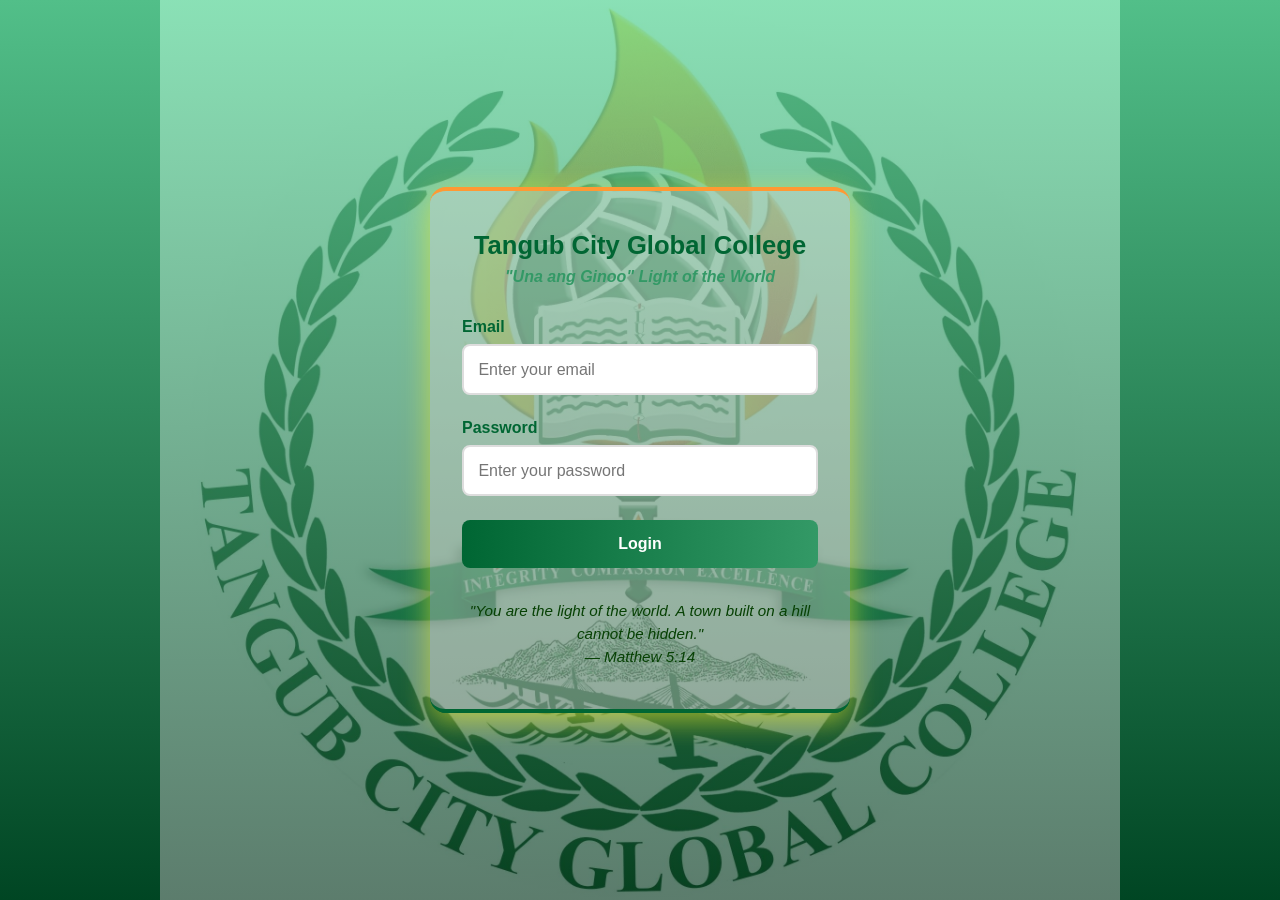
<file: index.html>
<!DOCTYPE html>
<html lang="en">
<head>
  <meta charset="UTF-8">
  <meta name="viewport" content="width=device-width, initial-scale=1.0">
  <title>Login | Tangub City Global College</title>
  <link rel="stylesheet" href="style.css">
</head>
<body>
  <div class="login-wrapper">
    <div class="login-card">
      <h1>Tangub City Global College</h1>
      <p class="motto">"Una ang Ginoo" Light of the World</p>

      <form id="loginForm">
        <div class="form-group">
          <label for="email">Email</label>
          <input type="email" id="email" name="email" required placeholder="Enter your email">
        </div>

        <div class="form-group">
          <label for="password">Password</label>
          <input type="password" id="password" name="password" required placeholder="Enter your password">
        </div>

        <button type="submit" class="btn">Login</button>
      </form>

      <p id="errorMsg" class="error-msg"></p>

      <p class="verse">
        "You are the light of the world. A town built on a hill cannot be hidden."<br>
        — Matthew 5:14
      </p>
    </div>
  </div>

  <script>
    // You can change these credentials anytime
    const VALID_EMAIL = "jaylo@antoque.com";
    const VALID_PASSWORD = "12345";

    const form = document.getElementById("loginForm");
    const errorMsg = document.getElementById("errorMsg");

    form.addEventListener("submit", function(e) {
      e.preventDefault();

      const enteredEmail = document.getElementById("email").value.trim();
      const enteredPass = document.getElementById("password").value;

      if (enteredEmail === VALID_EMAIL && enteredPass === VALID_PASSWORD) {
        window.location.href = "home.html";
      } else {
        errorMsg.textContent = "❌ Invalid email or password. Please try again.";
        errorMsg.style.display = "block";
      }
    });
  </script>
</body>
</html>
</file>
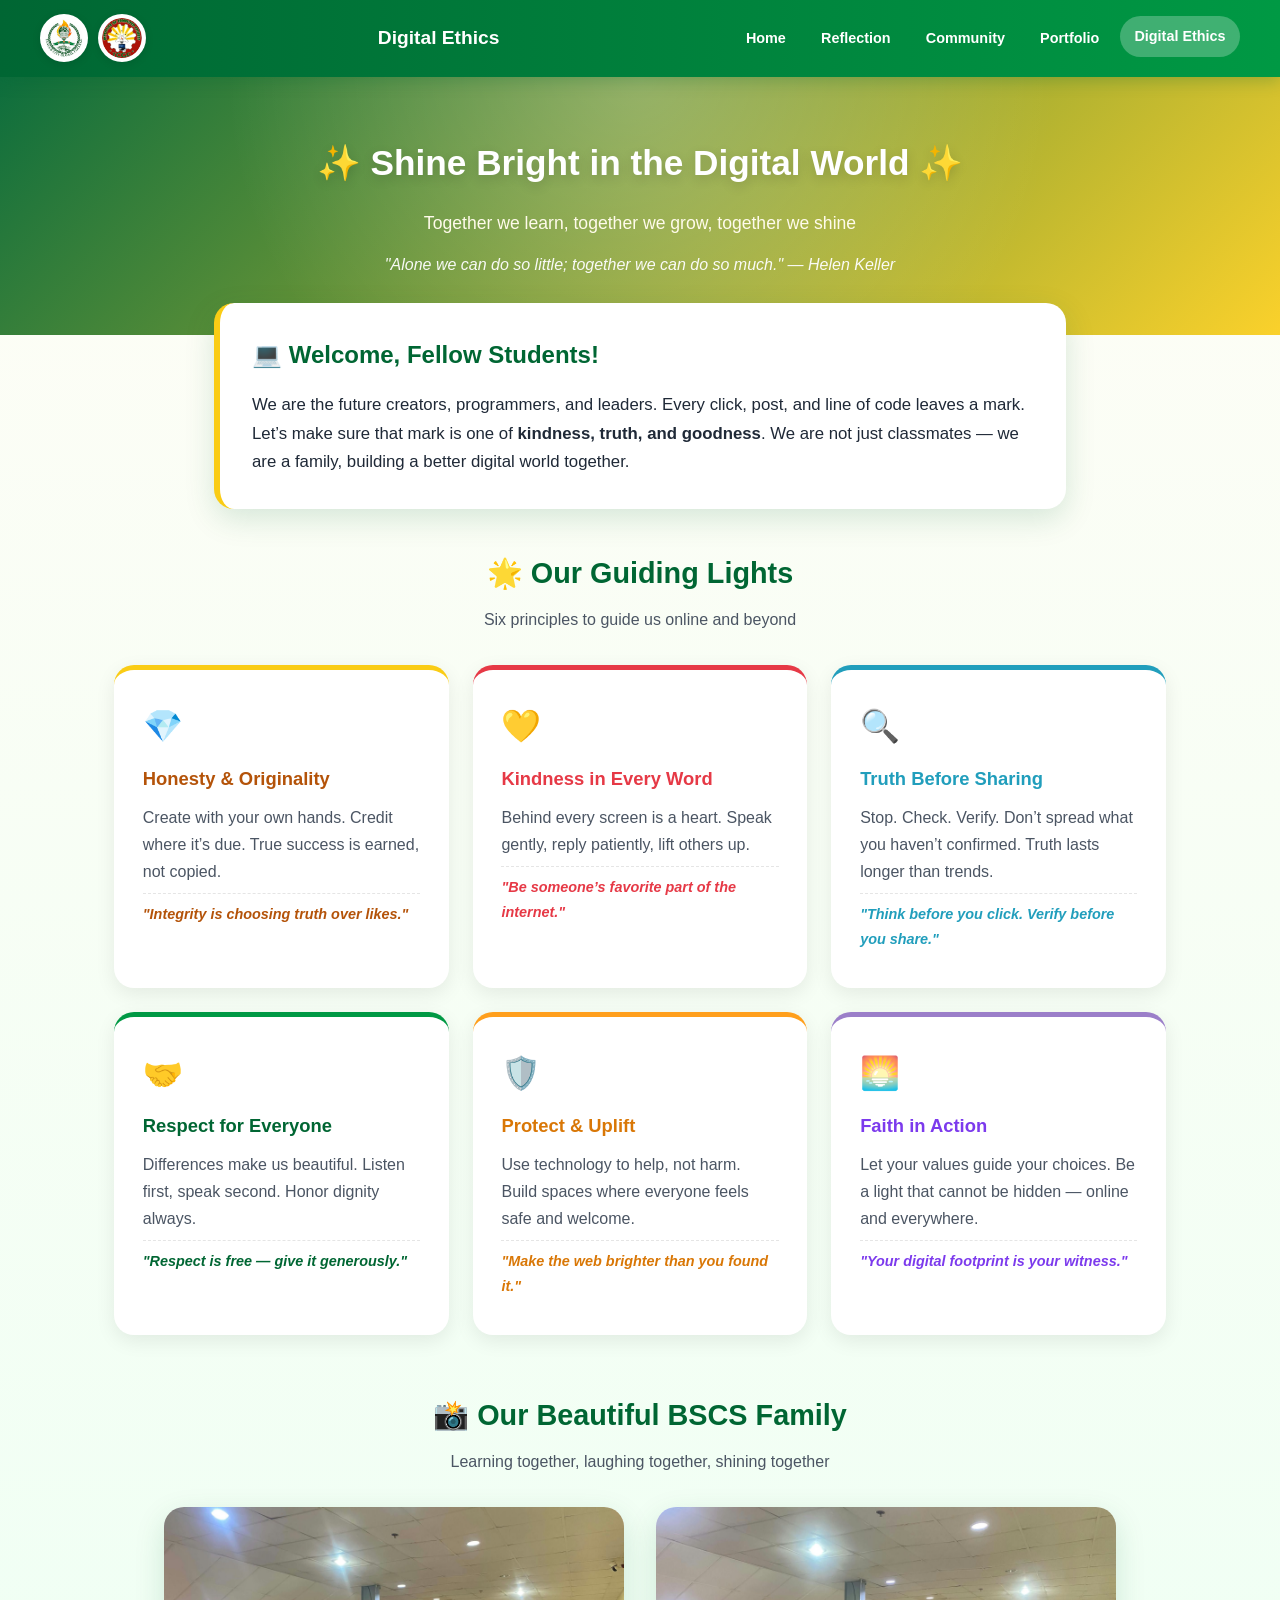
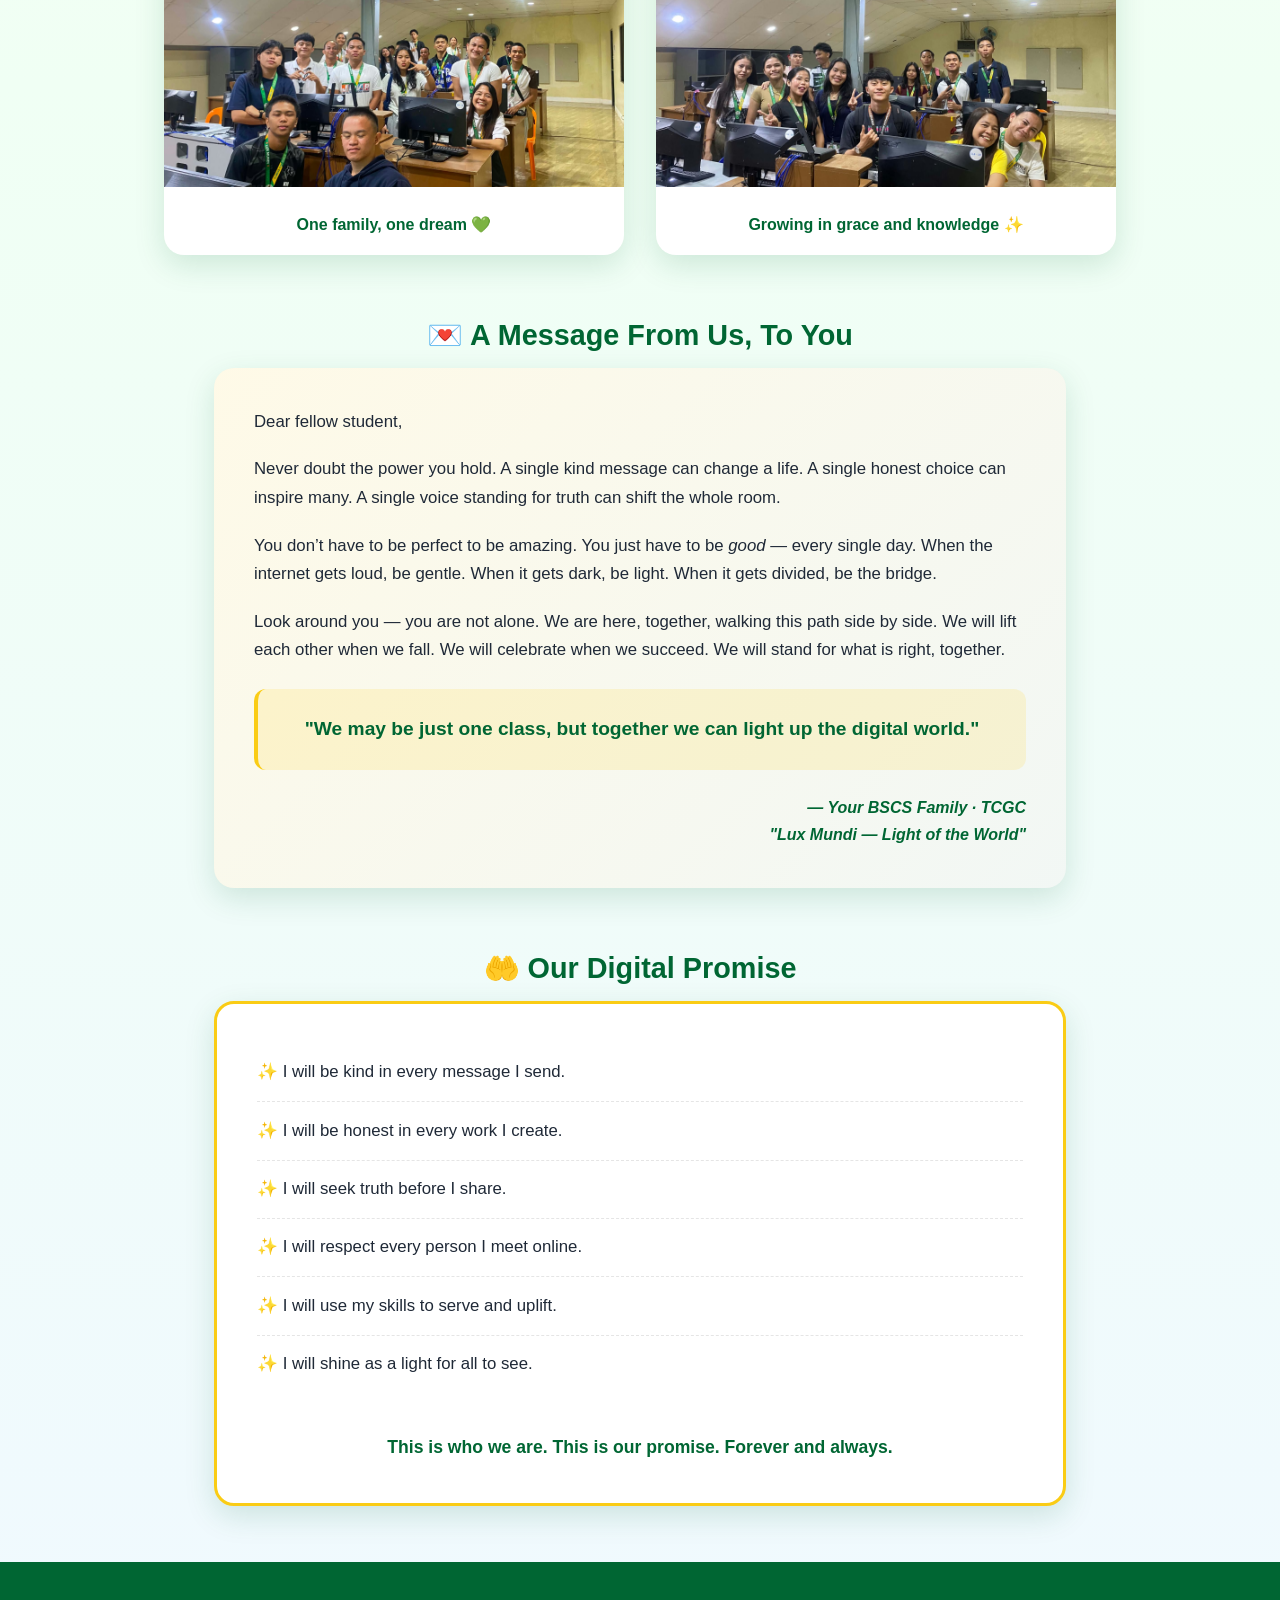
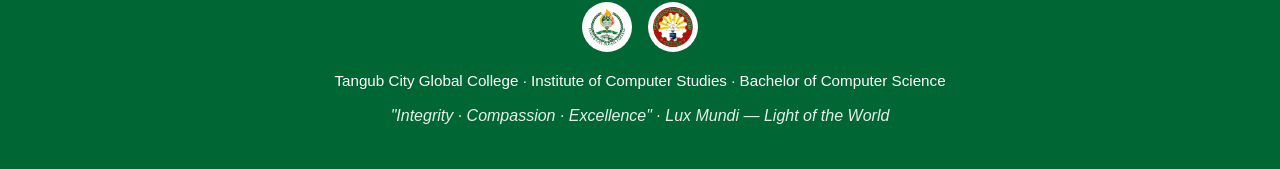
<file: ethics.html>
<!DOCTYPE html>
<html lang="en">
<head>
  <meta charset="UTF-8">
  <meta name="viewport" content="width=device-width, initial-scale=1.0">
  <title>Digital Ethics · Shining Together</title>
  <link rel="stylesheet" href="style-ethics.css">
</head>
<body>

  <!-- Top Navigation -->
  <header class="top-nav">
    <div class="nav-container">
      <div class="logo-wrap">
        <img src="tc.jpg" alt="Tangub City Global College" class="site-logo">
        <img src="bscs.jpg" alt="Institute of Computer Studies" class="site-logo">
      </div>
      <h1 class="page-title">Digital Ethics</h1>
      <nav class="nav-links">
        <a href="home.html">Home</a>
        <a href="reflection.html">Reflection</a>
        <a href="service.html">Community</a>
        <a href="portfolio.html">Portfolio</a>
        <a href="ethics.html" class="active">Digital Ethics</a>
        
      </nav>
    </div>
  </header>

  <main>
    <!-- Hero Section -->
    <section class="hero">
      <div class="hero-gradient"></div>
      <div class="hero-content">
        <h2 class="hero-heading">✨ Shine Bright in the Digital World ✨</h2>
        <p class="hero-tagline">Together we learn, together we grow, together we shine</p>
        <p class="hero-quote">"Alone we can do so little; together we can do so much." — Helen Keller</p>
      </div>
    </section>

    <!-- Welcome -->
    <section class="welcome-section">
      <div class="welcome-card">
        <h3 class="welcome-title">💻 Welcome, Fellow Students!</h3>
        <p class="welcome-text">
          We are the future creators, programmers, and leaders. Every click, post, and line of code leaves a mark. Let’s make sure that mark is one of <strong>kindness, truth, and goodness</strong>. We are not just classmates — we are a family, building a better digital world together.
        </p>
      </div>
    </section>

    <!-- Core Values -->
    <section class="values-section">
      <h3 class="section-title">🌟 Our Guiding Lights</h3>
      <p class="section-subtitle">Six principles to guide us online and beyond</p>

      <div class="values-grid">
        <div class="value-card v-1">
          <span class="v-icon">💎</span>
          <h4>Honesty & Originality</h4>
          <p>Create with your own hands. Credit where it’s due. True success is earned, not copied.</p>
          <p class="v-saying">"Integrity is choosing truth over likes."</p>
        </div>

        <div class="value-card v-2">
          <span class="v-icon">💛</span>
          <h4>Kindness in Every Word</h4>
          <p>Behind every screen is a heart. Speak gently, reply patiently, lift others up.</p>
          <p class="v-saying">"Be someone’s favorite part of the internet."</p>
        </div>

        <div class="value-card v-3">
          <span class="v-icon">🔍</span>
          <h4>Truth Before Sharing</h4>
          <p>Stop. Check. Verify. Don’t spread what you haven’t confirmed. Truth lasts longer than trends.</p>
          <p class="v-saying">"Think before you click. Verify before you share."</p>
        </div>

        <div class="value-card v-4">
          <span class="v-icon">🤝</span>
          <h4>Respect for Everyone</h4>
          <p>Differences make us beautiful. Listen first, speak second. Honor dignity always.</p>
          <p class="v-saying">"Respect is free — give it generously."</p>
        </div>

        <div class="value-card v-5">
          <span class="v-icon">🛡️</span>
          <h4>Protect & Uplift</h4>
          <p>Use technology to help, not harm. Build spaces where everyone feels safe and welcome.</p>
          <p class="v-saying">"Make the web brighter than you found it."</p>
        </div>

        <div class="value-card v-6">
          <span class="v-icon">🌅</span>
          <h4>Faith in Action</h4>
          <p>Let your values guide your choices. Be a light that cannot be hidden — online and everywhere.</p>
          <p class="v-saying">"Your digital footprint is your witness."</p>
        </div>
      </div>
    </section>

    <!-- Class Gallery -->
    <section class="gallery-section">
      <h3 class="section-title">📸 Our Beautiful BSCS Family</h3>
      <p class="section-subtitle">Learning together, laughing together, shining together</p>

      <div class="gallery-grid">
        <div class="gallery-card">
          <img src="ja.jpeg" alt="BSCS Classmates">
          <p class="caption">One family, one dream 💚</p>
        </div>
        <div class="gallery-card">
          <img src="jana.jpeg" alt="BSCS Section 32">
          <p class="caption">Growing in grace and knowledge ✨</p>
        </div>
      </div>
    </section>

    <!-- Inspirational Message -->
    <section class="message-section">
      <h3 class="section-title">💌 A Message From Us, To You</h3>
      <div class="message-card">
        <p class="message-text">
          Dear fellow student,
        </p>
        <p class="message-text">
          Never doubt the power you hold. A single kind message can change a life. A single honest choice can inspire many. A single voice standing for truth can shift the whole room.
        </p>
        <p class="message-text">
          You don’t have to be perfect to be amazing. You just have to be <em>good</em> — every single day. When the internet gets loud, be gentle. When it gets dark, be light. When it gets divided, be the bridge.
        </p>
        <p class="message-text">
          Look around you — you are not alone. We are here, together, walking this path side by side. We will lift each other when we fall. We will celebrate when we succeed. We will stand for what is right, together.
        </p>
        <p class="message-highlight">
          "We may be just one class, but together we can light up the digital world."
        </p>
        <p class="message-sign">
          — Your BSCS Family · TCGC<br>
          "Lux Mundi — Light of the World"
        </p>
      </div>
    </section>

    <!-- Our Pledge -->
    <section class="pledge-section">
      <h3 class="section-title">🤲 Our Digital Promise</h3>
      <div class="pledge-card">
        <ul class="pledge-list">
          <li>✨ I will be kind in every message I send.</li>
          <li>✨ I will be honest in every work I create.</li>
          <li>✨ I will seek truth before I share.</li>
          <li>✨ I will respect every person I meet online.</li>
          <li>✨ I will use my skills to serve and uplift.</li>
          <li>✨ I will shine as a light for all to see.</li>
        </ul>
        <p class="pledge-ending">
          This is who we are. This is our promise. Forever and always.
        </p>
      </div>
    </section>
  </main>

  <!-- Footer -->
  <footer class="page-footer">
    <div class="footer-logos">
      <img src="tc.jpg" alt="TCGC" class="f-logo">
      <img src="bscs.jpg" alt="ICS" class="f-logo">
    </div>
    <p class="footer-text">
      Tangub City Global College · Institute of Computer Studies · Bachelor of Computer Science
    </p>
    <p class="footer-motto">
      "Integrity · Compassion · Excellence" · Lux Mundi — Light of the World
    </p>
  </footer>

</body>
</html>
</file>
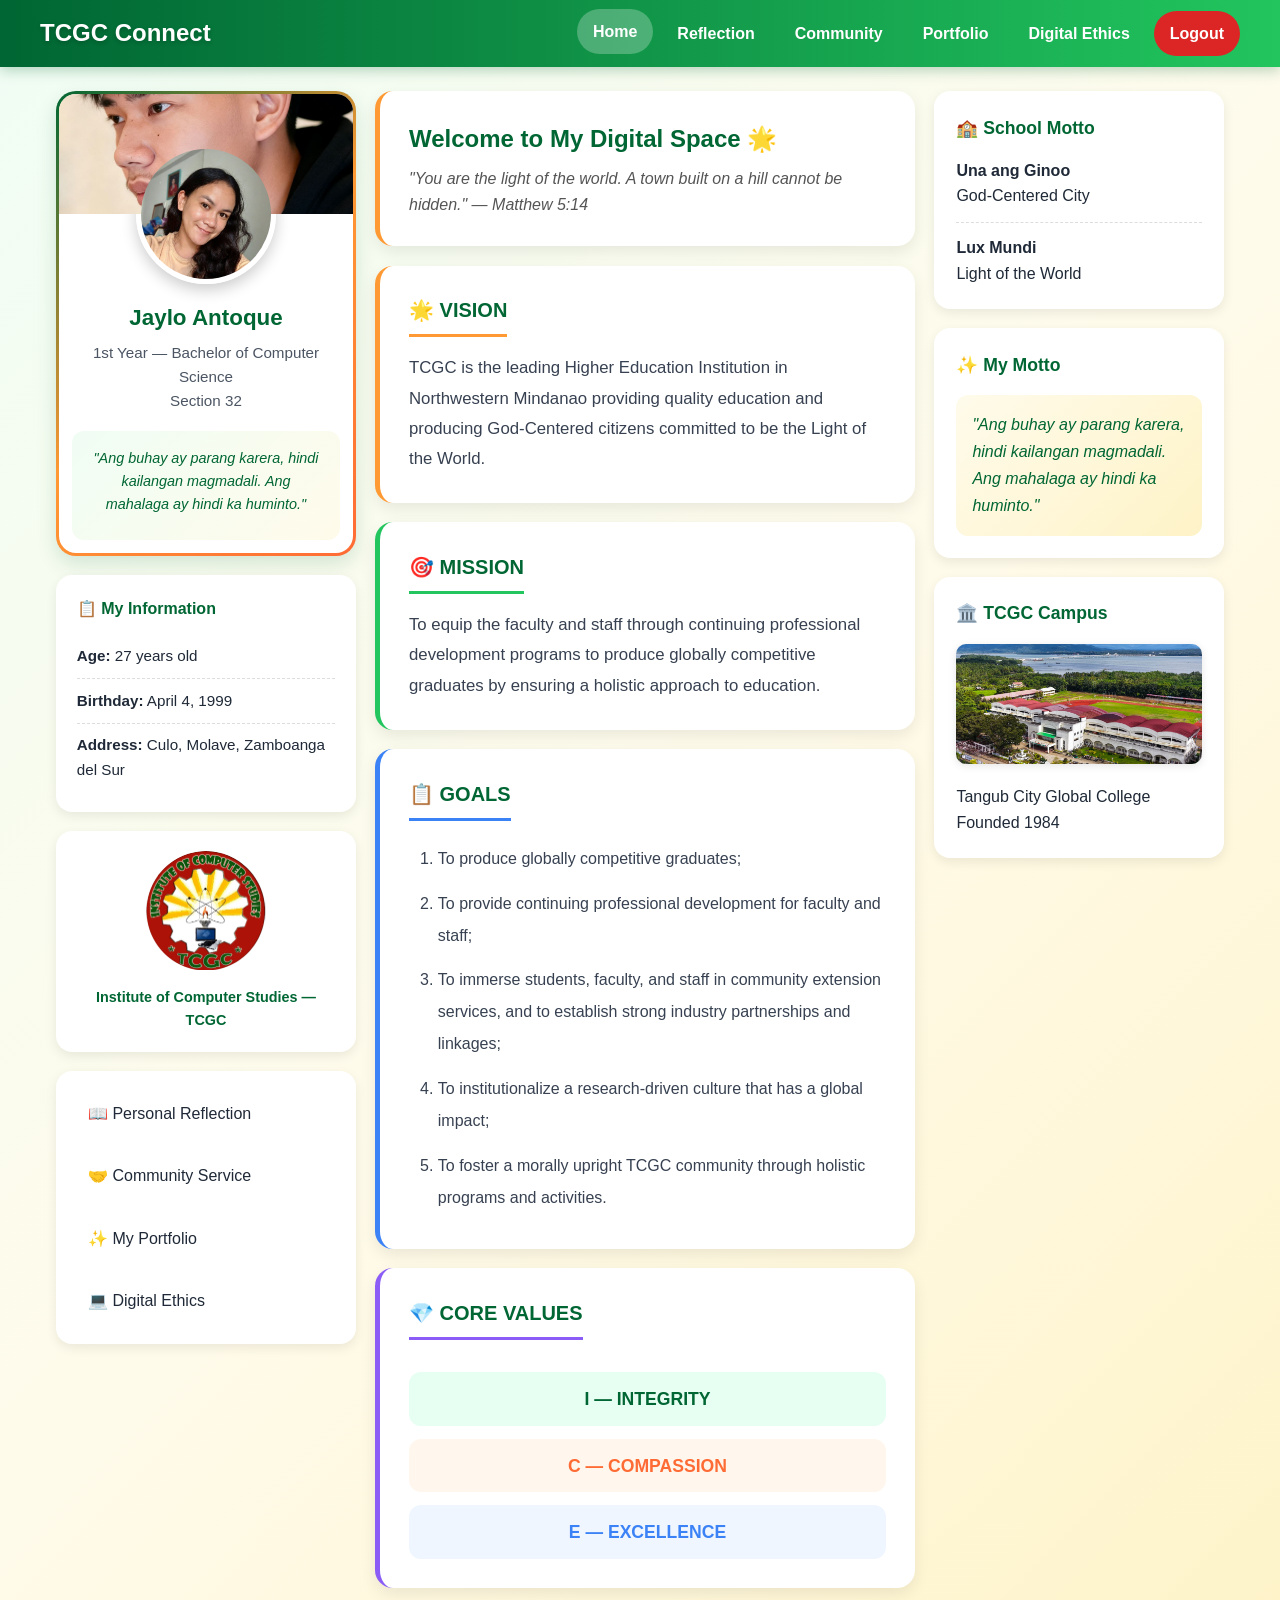
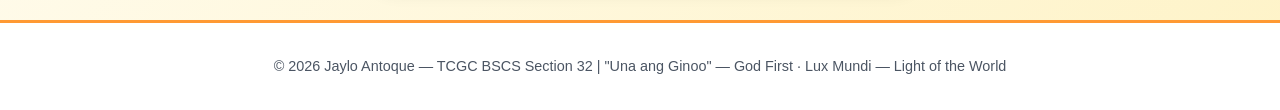
<file: home.html>
<!DOCTYPE html>
<html lang="en">
<head>
  <meta charset="UTF-8">
  <meta name="viewport" content="width=device-width, initial-scale=1.0">
  <title>Jaylo Antoque — TCGC Home</title>
  <link rel="stylesheet" href="home-style.css">
</head>
<body>
  <!-- Top Navigation -->
  <header class="top-nav">
    <div class="nav-container">
      <h1 class="logo">TCGC Connect</h1>
      <nav class="nav-links">
        <a href="home.html" class="active">Home</a>
        <a href="reflection.html">Reflection</a>
        <a href="service.html">Community</a>
        <a href="portfolio.html">Portfolio</a>
        <a href="ethics.html">Digital Ethics</a>
        <a href="index.html" class="logout-btn">Logout</a>
      </nav>
    </div>
  </header>

  <main class="main-container">
    <!-- Left Sidebar — Personal Profile -->
    <aside class="sidebar-left">
      <div class="profile-card">
        <div class="cover-photo">
          <img src="angelo.jpeg" alt="TCGC Campus" class="cover-img">
        </div>
        <img src="jaylo.jpg" alt="Jaylo Antoque" class="profile-pic">
        <h2 class="profile-name">Jaylo Antoque</h2>
        <p class="profile-course">1st Year — Bachelor of Computer Science<br>Section 32</p>
        <p class="profile-motto">"Ang buhay ay parang karera, hindi kailangan magmadali. Ang mahalaga ay hindi ka huminto."</p>
      </div>

      <div class="personal-info-card">
        <h3>📋 My Information</h3>
        <ul>
          <li><strong>Age:</strong> 27 years old</li>
          <li><strong>Birthday:</strong> April 4, 1999</li>
          <li><strong>Address:</strong> Culo, Molave, Zamboanga del Sur</li>
        </ul>
      </div>

      <div class="ics-card">
        <img src="bscs.jpg" alt="Institute of Computer Studies" class="ics-logo">
        <p class="ics-text">Institute of Computer Studies — TCGC</p>
      </div>

      <nav class="quick-menu">
        <a href="reflection.html" class="menu-item">📖 Personal Reflection</a>
        <a href="service.html" class="menu-item">🤝 Community Service</a>
        <a href="portfolio.html" class="menu-item">✨ My Portfolio</a>
        <a href="ethics.html" class="menu-item">💻 Digital Ethics</a>
      </nav>
    </aside>

    <!-- Center Feed — Vision, Mission, Goals -->
    <section class="feed">
      <div class="post-card welcome-banner">
        <h3 class="greeting">Welcome to My Digital Space 🌟</h3>
        <p class="verse-quote">"You are the light of the world. A town built on a hill cannot be hidden." — Matthew 5:14</p>
      </div>

      <div class="post-card vision-card">
        <h3 class="section-heading">🌟 VISION</h3>
        <p class="content-text">TCGC is the leading Higher Education Institution in Northwestern Mindanao providing quality education and producing God-Centered citizens committed to be the Light of the World.</p>
      </div>

      <div class="post-card mission-card">
        <h3 class="section-heading">🎯 MISSION</h3>
        <p class="content-text">To equip the faculty and staff through continuing professional development programs to produce globally competitive graduates by ensuring a holistic approach to education.</p>
      </div>

      <div class="post-card goals-card">
        <h3 class="section-heading">📋 GOALS</h3>
        <ol class="goals-list">
          <li>To produce globally competitive graduates;</li>
          <li>To provide continuing professional development for faculty and staff;</li>
          <li>To immerse students, faculty, and staff in community extension services, and to establish strong industry partnerships and linkages;</li>
          <li>To institutionalize a research-driven culture that has a global impact;</li>
          <li>To foster a morally upright TCGC community through holistic programs and activities.</li>
        </ol>
      </div>

      <div class="post-card values-card">
        <h3 class="section-heading">💎 CORE VALUES</h3>
        <div class="values-display">
          <span class="value-i">I — INTEGRITY</span>
          <span class="value-c">C — COMPASSION</span>
          <span class="value-e">E — EXCELLENCE</span>
        </div>
      </div>
    </section>

    <!-- Right Sidebar -->
    <aside class="sidebar-right">
      <div class="info-card motto-card">
        <h3>🏫 School Motto</h3>
        <p class="motto-line"><strong>Una ang Ginoo</strong><br>God-Centered City</p>
        <p class="motto-line"><strong>Lux Mundi</strong><br>Light of the World</p>
      </div>

      <div class="info-card personal-motto-card">
        <h3>✨ My Motto</h3>
        <p class="personal-motto-text">"Ang buhay ay parang karera, hindi kailangan magmadali. Ang mahalaga ay hindi ka huminto."</p>
      </div>

      <div class="info-card campus-card">
        <h3>🏛️ TCGC Campus</h3>
        <img src="tcgc.jpg" alt="TCGC Campus View" class="campus-thumb">
        <p>Tangub City Global College<br>Founded 1984</p>
      </div>
    </aside>
  </main>

  <footer class="page-footer">
    <p>&copy; 2026 Jaylo Antoque — TCGC BSCS Section 32 | "Una ang Ginoo" — God First · Lux Mundi — Light of the World</p>
  </footer>
</body>
</html>
</file>
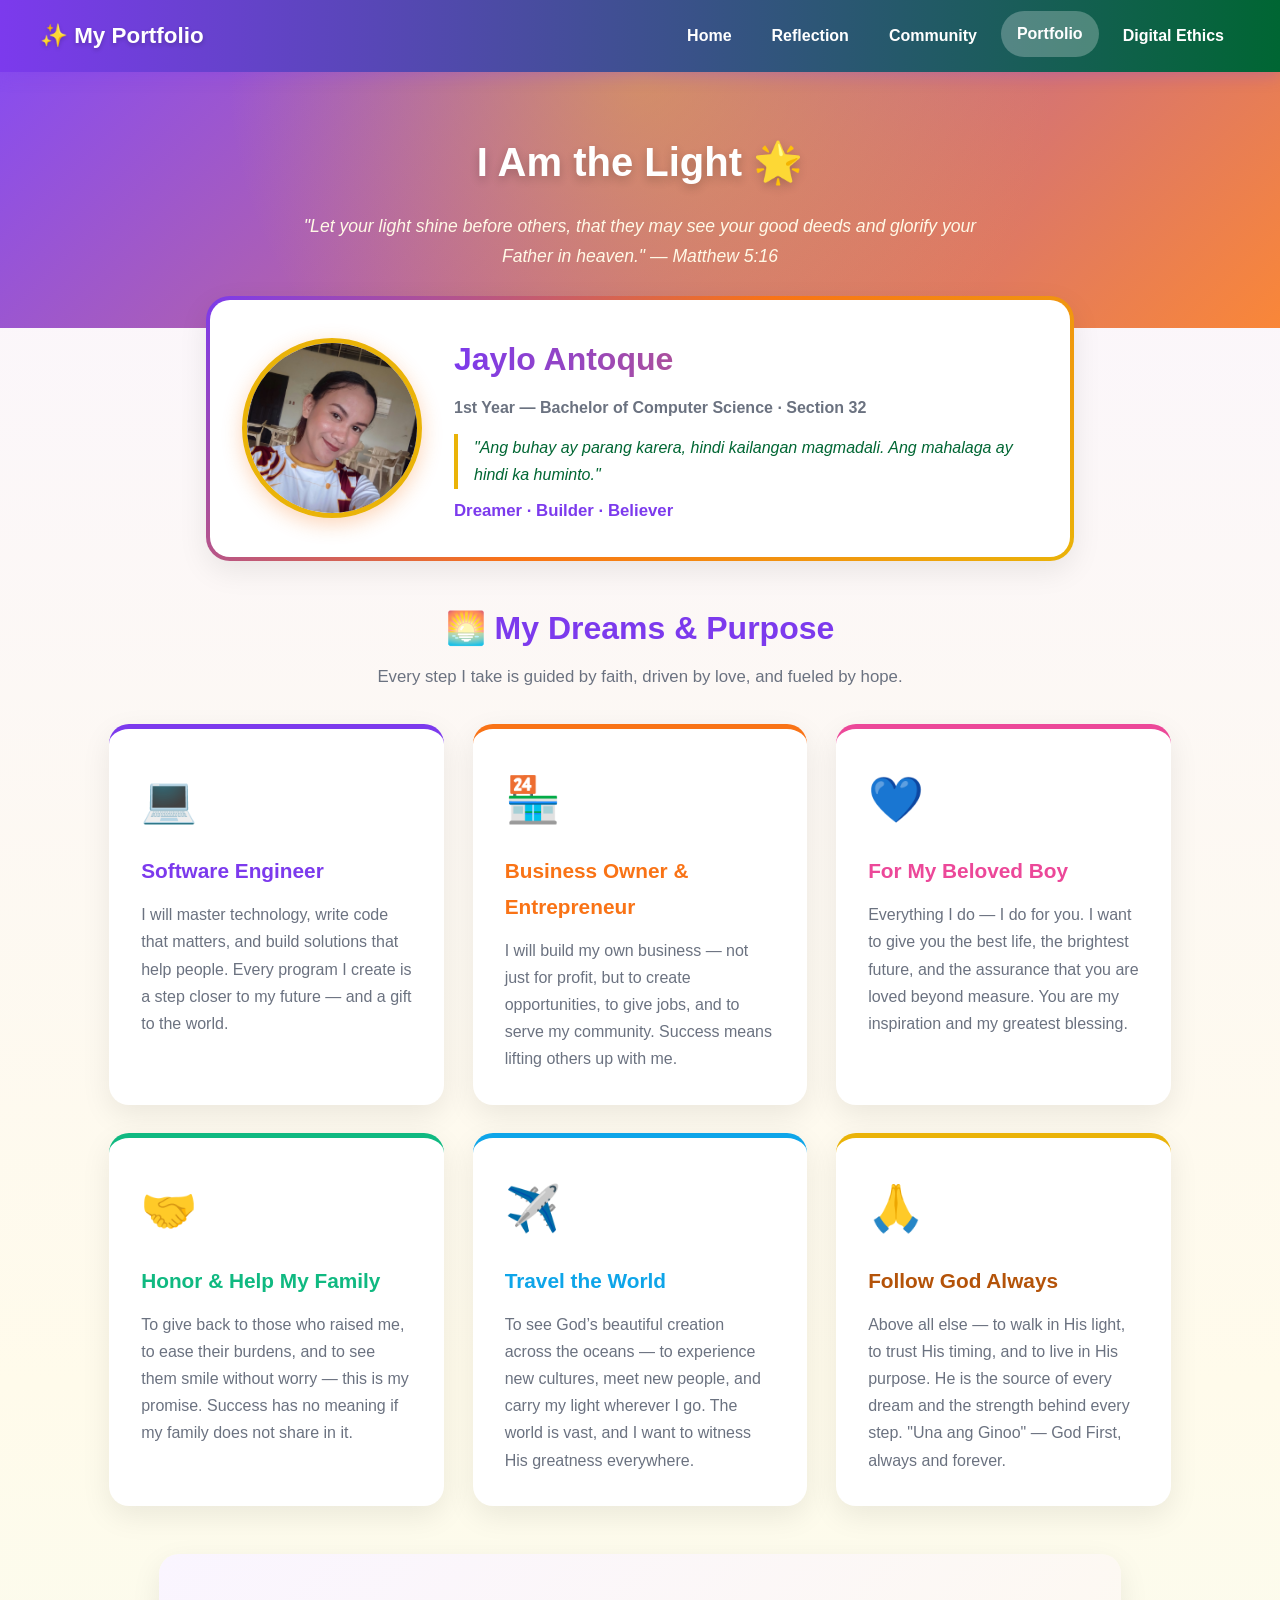
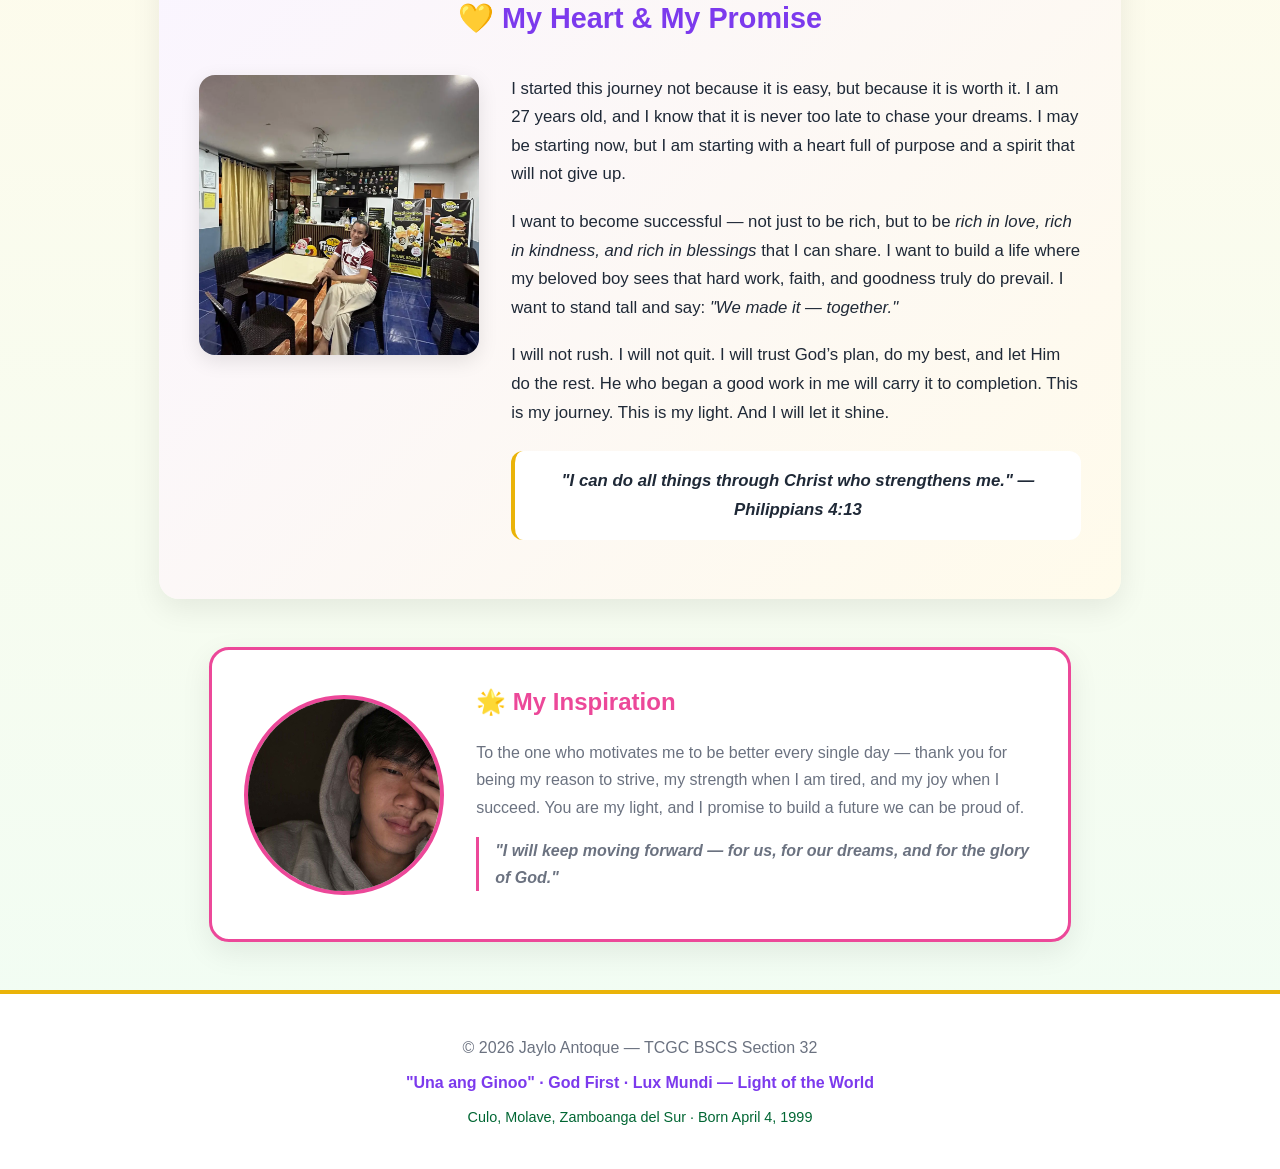
<file: portfolio.html>
<!DOCTYPE html>
<html lang="en">
<head>
  <meta charset="UTF-8">
  <meta name="viewport" content="width=device-width, initial-scale=1.0">
  <title>My Portfolio — Light of the World</title>
  <link rel="stylesheet" href="style-portfolio.css">
</head>
<body>
  <!-- Top Navigation -->
  <header class="top-nav">
    <div class="nav-container">
      <h1 class="logo">✨ My Portfolio</h1>
      <nav class="nav-links">
        <a href="home.html">Home</a>
        <a href="reflection.html">Reflection</a>
        <a href="service.html">Community</a>
        <a href="portfolio.html" class="active">Portfolio</a>
        <a href="ethics.html">Digital Ethics</a>
      
      </nav>
    </div>
  </header>

  <main class="main-content">
    <!-- Hero Section -->
    <section class="hero-section">
      <div class="hero-glow"></div>
      <div class="hero-content">
        <h1 class="hero-title">I Am the Light 🌟</h1>
        <p class="hero-subtitle">"Let your light shine before others, that they may see your good deeds and glorify your Father in heaven." — Matthew 5:16</p>
      </div>
    </section>

    <!-- Profile Intro -->
    <section class="intro-section">
      <div class="intro-card">
        <img src="i.jpeg" alt="Jaylo Antoque" class="profile-photo">
        <div class="intro-text">
          <h2>Jaylo Antoque</h2>
          <p class="course">1st Year — Bachelor of Computer Science · Section 32</p>
          <p class="motto">"Ang buhay ay parang karera, hindi kailangan magmadali. Ang mahalaga ay hindi ka huminto."</p>
          <p class="tagline">Dreamer · Builder · Believer</p>
        </div>
      </div>
    </section>

    <!-- Dreams & Goals -->
    <section class="goals-section">
      <h2 class="section-heading">🌅 My Dreams & Purpose</h2>
      <p class="section-intro">Every step I take is guided by faith, driven by love, and fueled by hope.</p>

      <div class="goals-grid">
        <!-- Goal 1: Software Engineer -->
        <div class="goal-card card-purple">
          <div class="goal-icon">💻</div>
          <h3>Software Engineer</h3>
          <p>I will master technology, write code that matters, and build solutions that help people. Every program I create is a step closer to my future — and a gift to the world.</p>
        </div>

        <!-- Goal 2: Entrepreneur / Business Owner -->
        <div class="goal-card card-orange">
          <div class="goal-icon">🏪</div>
          <h3>Business Owner & Entrepreneur</h3>
          <p>I will build my own business — not just for profit, but to create opportunities, to give jobs, and to serve my community. Success means lifting others up with me.</p>
        </div>

        <!-- Goal 3: For My Beloved Boy -->
        <div class="goal-card card-pink">
          <div class="goal-icon">💙</div>
          <h3>For My Beloved Boy</h3>
          <p>Everything I do — I do for you. I want to give you the best life, the brightest future, and the assurance that you are loved beyond measure. You are my inspiration and my greatest blessing.</p>
        </div>

        <!-- Goal 4: Help My Family -->
        <div class="goal-card card-green">
          <div class="goal-icon">🤝</div>
          <h3>Honor & Help My Family</h3>
          <p>To give back to those who raised me, to ease their burdens, and to see them smile without worry — this is my promise. Success has no meaning if my family does not share in it.</p>
        </div>

        <!-- Goal 5: Travel Abroad -->
        <div class="goal-card card-blue">
          <div class="goal-icon">✈️</div>
          <h3>Travel the World</h3>
          <p>To see God’s beautiful creation across the oceans — to experience new cultures, meet new people, and carry my light wherever I go. The world is vast, and I want to witness His greatness everywhere.</p>
        </div>

        <!-- Goal 6: Follow God's Path -->
        <div class="goal-card card-gold">
          <div class="goal-icon">🙏</div>
          <h3>Follow God Always</h3>
          <p>Above all else — to walk in His light, to trust His timing, and to live in His purpose. He is the source of every dream and the strength behind every step. "Una ang Ginoo" — God First, always and forever.</p>
        </div>
      </div>
    </section>

    <!-- Personal Story & Promise -->
    <section class="story-section">
      <div class="story-card">
        <h2 class="story-title">💛 My Heart & My Promise</h2>
        <div class="story-content">
          <img src="jiana.webp" alt="With Loved Ones" class="story-img">
          <div class="story-text">
            <p>
              I started this journey not because it is easy, but because it is worth it. I am 27 years old, and I know that it is never too late to chase your dreams. I may be starting now, but I am starting with a heart full of purpose and a spirit that will not give up.
            </p>
            <p>
              I want to become successful — not just to be rich, but to be <em>rich in love, rich in kindness, and rich in blessings</em> that I can share. I want to build a life where my beloved boy sees that hard work, faith, and goodness truly do prevail. I want to stand tall and say: <em>"We made it — together."</em>
            </p>
            <p>
              I will not rush. I will not quit. I will trust God’s plan, do my best, and let Him do the rest. He who began a good work in me will carry it to completion. This is my journey. This is my light. And I will let it shine.
            </p>
            <p class="closing-faith">
              "I can do all things through Christ who strengthens me." — Philippians 4:13
            </p>
          </div>
        </div>
      </div>
    </section>

    <!-- Inspiration from Someone Special -->
    <section class="inspiration-section">
      <div class="inspiration-card">
        <img src="love.jpeg" alt="My Inspiration" class="inspiration-img">
        <div class="inspiration-text">
          <h3>🌟 My Inspiration</h3>
          <p>To the one who motivates me to be better every single day — thank you for being my reason to strive, my strength when I am tired, and my joy when I succeed. You are my light, and I promise to build a future we can be proud of.</p>
          <p class="quote">"I will keep moving forward — for us, for our dreams, and for the glory of God."</p>
        </div>
      </div>
    </section>

    <!-- Footer -->
    <footer class="page-footer">
      <p>&copy; 2026 Jaylo Antoque — TCGC BSCS Section 32</p>
      <p class="footer-motto">"Una ang Ginoo" · God First · Lux Mundi — Light of the World</p>
      <p class="footer-faith">Culo, Molave, Zamboanga del Sur · Born April 4, 1999</p>
    </footer>
  </main>
</body>
</html>
</file>
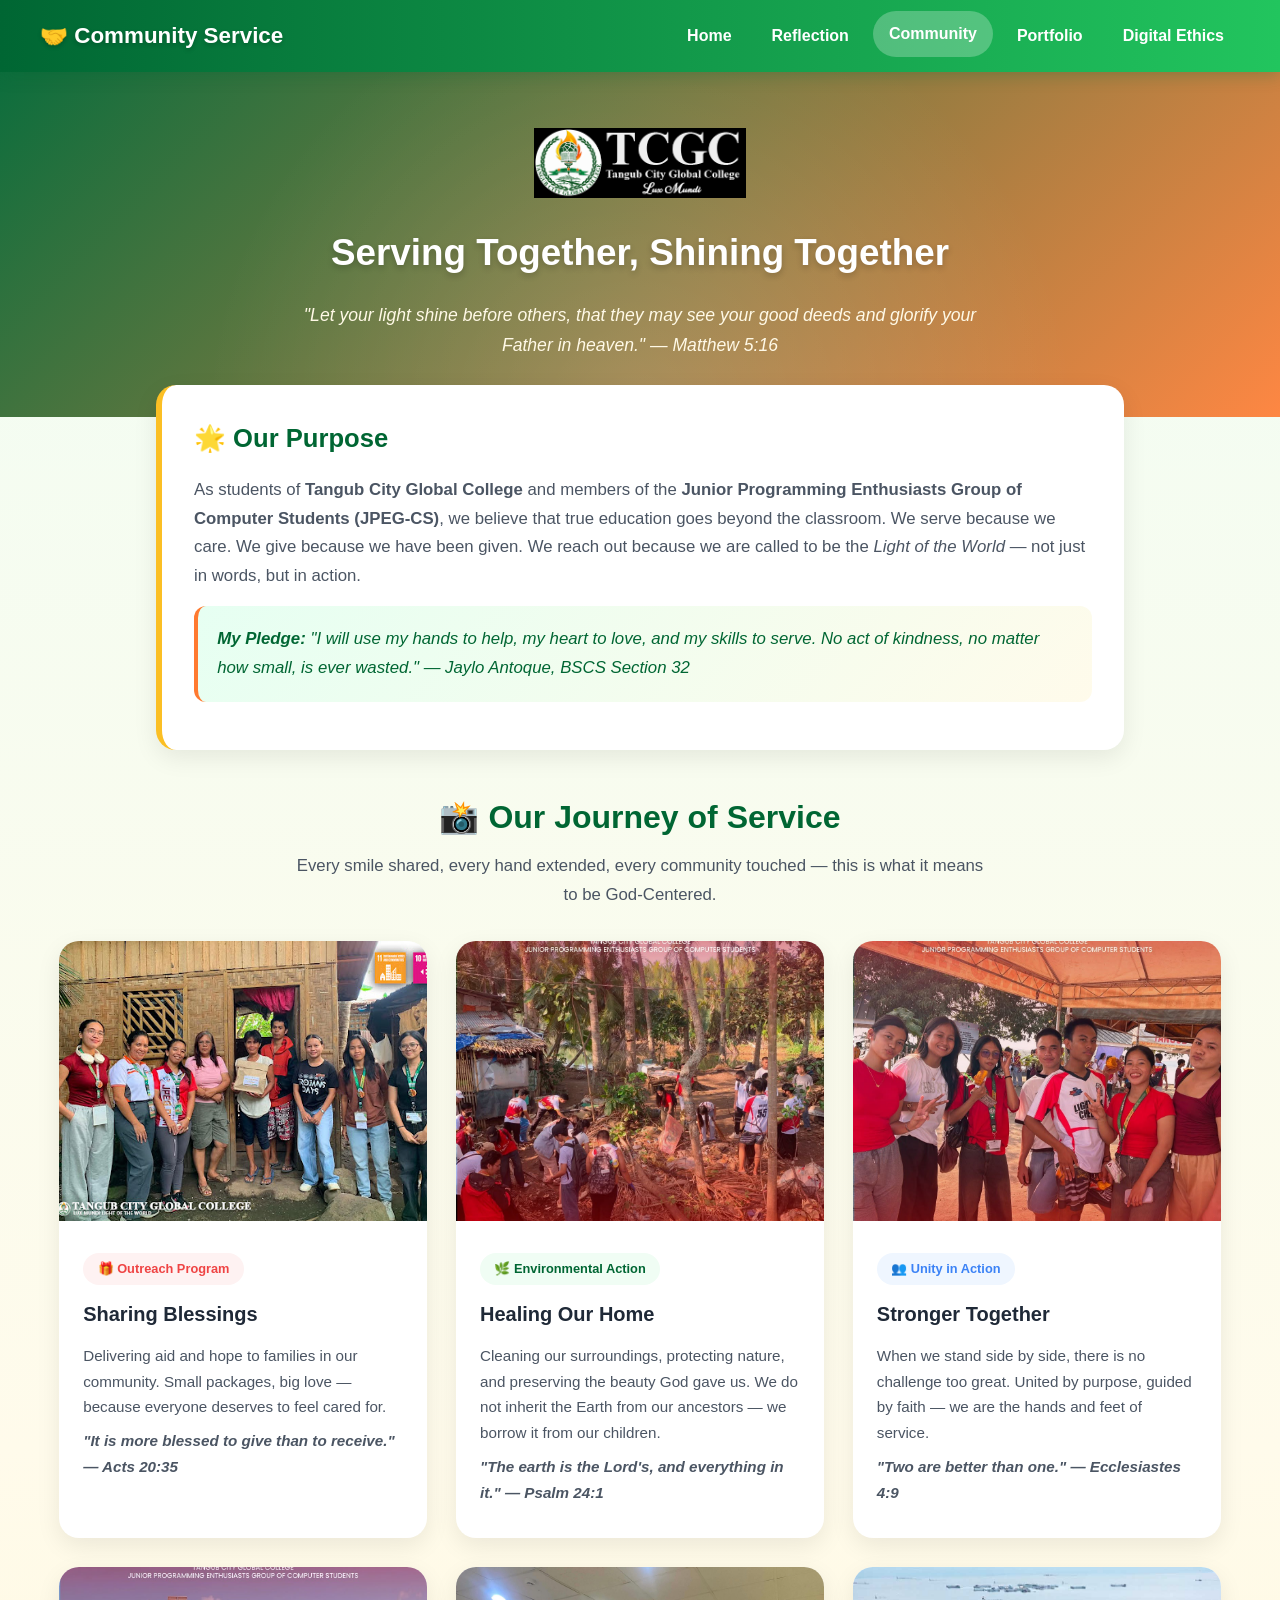
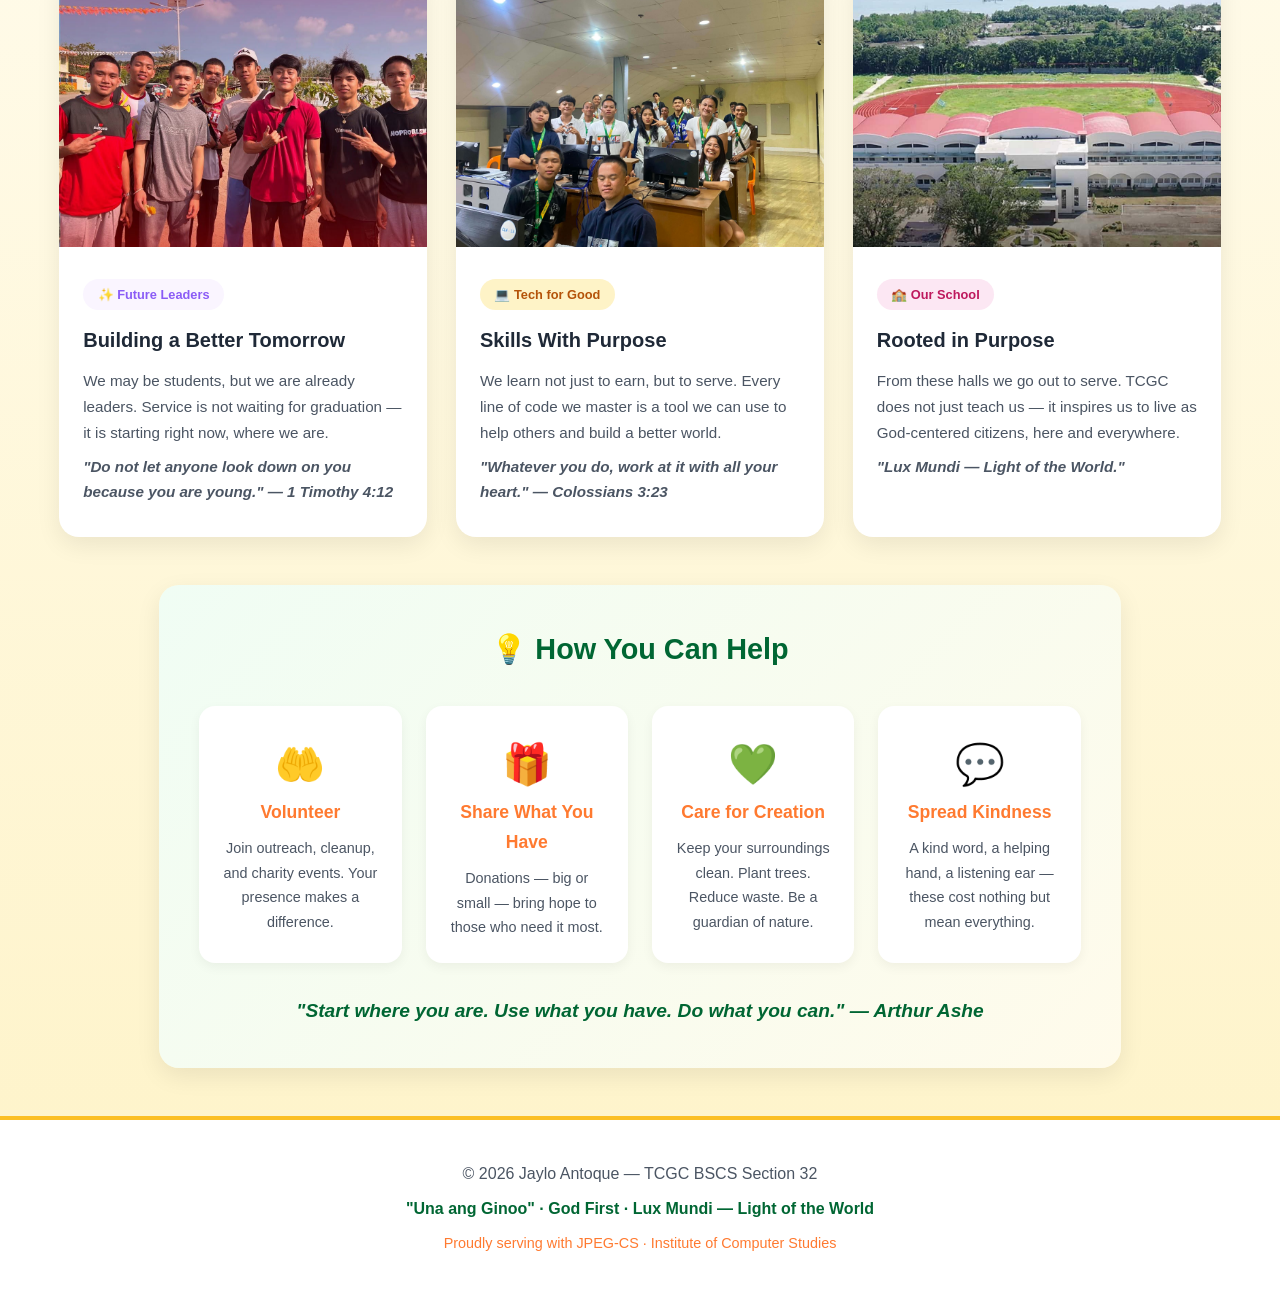
<file: service.html>
<!DOCTYPE html>
<html lang="en">
<head>
  <meta charset="UTF-8">
  <meta name="viewport" content="width=device-width, initial-scale=1.0">
  <title>Community Service | Jaylo Antoque</title>
  <link rel="stylesheet" href="style-service.css">
</head>
<body>
  <!-- Top Navigation -->
  <header class="top-nav">
    <div class="nav-container">
      <h1 class="logo">🤝 Community Service</h1>
      <nav class="nav-links">
        <a href="home.html">Home</a>
        <a href="reflection.html">Reflection</a>
        <a href="service.html" class="active">Community</a>
        <a href="portfolio.html">Portfolio</a>
        <a href="ethics.html">Digital Ethics</a>
      
      </nav>
    </div>
  </header>

  <main class="main-content">
    <!-- Hero Section -->
    <section class="hero-section">
      <div class="hero-overlay"></div>
      <div class="hero-content">
        <img src="l.png" alt="TCGC — Lux Mundi" class="tcgc-badge">
        <h1 class="hero-title">Serving Together, Shining Together</h1>
        <p class="hero-subtitle">"Let your light shine before others, that they may see your good deeds and glorify your Father in heaven." — Matthew 5:16</p>
      </div>
    </section>

    <!-- Mission Statement -->
    <section class="mission-banner">
      <div class="banner-card">
        <h2>🌟 Our Purpose</h2>
        <p>
          As students of <strong>Tangub City Global College</strong> and members of the <strong>Junior Programming Enthusiasts Group of Computer Students (JPEG-CS)</strong>, we believe that true education goes beyond the classroom. We serve because we care. We give because we have been given. We reach out because we are called to be the <em>Light of the World</em> — not just in words, but in action.
        </p>
        <p class="personal-pledge">
          <strong>My Pledge:</strong> "I will use my hands to help, my heart to love, and my skills to serve. No act of kindness, no matter how small, is ever wasted." — Jaylo Antoque, BSCS Section 32
        </p>
      </div>
    </section>

    <!-- Photo Gallery — Instagram Style -->
    <section class="gallery-section">
      <h2 class="section-heading">📸 Our Journey of Service</h2>
      <p class="section-subtitle">Every smile shared, every hand extended, every community touched — this is what it means to be God-Centered.</p>
      
      <div class="gallery-grid">
        <!-- Card 1: Gift Giving / Outreach -->
        <div class="gallery-card">
          <img src="a.jpg" alt="Gift Giving & Community Outreach" class="gallery-img">
          <div class="card-body">
            <span class="tag outreach-tag">🎁 Outreach Program</span>
            <h3>Sharing Blessings</h3>
            <p>Delivering aid and hope to families in our community. Small packages, big love — because everyone deserves to feel cared for.</p>
            <p class="caption">"It is more blessed to give than to receive." — Acts 20:35</p>
          </div>
        </div>

        <!-- Card 2: Cleanup / Environmental -->
        <div class="gallery-card">
          <img src="d.jpg" alt="Coastal & Community Cleanup Drive" class="gallery-img">
          <div class="card-body">
            <span class="tag env-tag">🌿 Environmental Action</span>
            <h3>Healing Our Home</h3>
            <p>Cleaning our surroundings, protecting nature, and preserving the beauty God gave us. We do not inherit the Earth from our ancestors — we borrow it from our children.</p>
            <p class="caption">"The earth is the Lord's, and everything in it." — Psalm 24:1</p>
          </div>
        </div>

        <!-- Card 3: Students Together -->
        <div class="gallery-card">
          <img src="b.jpg" alt="JPEG-CS Students United" class="gallery-img">
          <div class="card-body">
            <span class="tag community-tag">👥 Unity in Action</span>
            <h3>Stronger Together</h3>
            <p>When we stand side by side, there is no challenge too great. United by purpose, guided by faith — we are the hands and feet of service.</p>
            <p class="caption">"Two are better than one." — Ecclesiastes 4:9</p>
          </div>
        </div>

        <!-- Card 4: Young Men of Service -->
        <div class="gallery-card">
          <img src="c.jpg" alt="Students Committed to Serve" class="gallery-img">
          <div class="card-body">
            <span class="tag future-tag">✨ Future Leaders</span>
            <h3>Building a Better Tomorrow</h3>
            <p>We may be students, but we are already leaders. Service is not waiting for graduation — it is starting right now, where we are.</p>
            <p class="caption">"Do not let anyone look down on you because you are young." — 1 Timothy 4:12</p>
          </div>
        </div>

        <!-- Card 5: Computer Lab / Academics -->
        <div class="gallery-card">
          <img src="j.jpeg" alt="Learning to Serve Through Technology" class="gallery-img">
          <div class="card-body">
            <span class="tag tech-tag">💻 Tech for Good</span>
            <h3>Skills With Purpose</h3>
            <p>We learn not just to earn, but to serve. Every line of code we master is a tool we can use to help others and build a better world.</p>
            <p class="caption">"Whatever you do, work at it with all your heart." — Colossians 3:23</p>
          </div>
        </div>

        <!-- Card 6: Campus View -->
        <div class="gallery-card">
          <img src="k.jpg" alt="TCGC — Our Home of Service" class="gallery-img">
          <div class="card-body">
            <span class="tag school-tag">🏫 Our School</span>
            <h3>Rooted in Purpose</h3>
            <p>From these halls we go out to serve. TCGC does not just teach us — it inspires us to live as God-centered citizens, here and everywhere.</p>
            <p class="caption">"Lux Mundi — Light of the World."</p>
          </div>
        </div>
      </div>
    </section>

    <!-- Call to Action -->
    <section class="cta-section">
      <div class="cta-card">
        <h2>💡 How You Can Help</h2>
        <div class="cta-grid">
          <div class="cta-item">
            <span class="cta-icon">🤲</span>
            <h3>Volunteer</h3>
            <p>Join outreach, cleanup, and charity events. Your presence makes a difference.</p>
          </div>
          <div class="cta-item">
            <span class="cta-icon">🎁</span>
            <h3>Share What You Have</h3>
            <p>Donations — big or small — bring hope to those who need it most.</p>
          </div>
          <div class="cta-item">
            <span class="cta-icon">💚</span>
            <h3>Care for Creation</h3>
            <p>Keep your surroundings clean. Plant trees. Reduce waste. Be a guardian of nature.</p>
          </div>
          <div class="cta-item">
            <span class="cta-icon">💬</span>
            <h3>Spread Kindness</h3>
            <p>A kind word, a helping hand, a listening ear — these cost nothing but mean everything.</p>
          </div>
        </div>
        <p class="closing-cta">
          "Start where you are. Use what you have. Do what you can." — Arthur Ashe
        </p>
      </div>
    </section>

    <!-- Footer -->
    <footer class="page-footer">
      <p>&copy; 2026 Jaylo Antoque — TCGC BSCS Section 32</p>
      <p class="footer-motto">"Una ang Ginoo" · God First · Lux Mundi — Light of the World</p>
      <p class="footer-unity">Proudly serving with JPEG-CS · Institute of Computer Studies</p>
    </footer>
  </main>
</body>
</html>
</file>
<file: style.css>
/* ===== Color Palette — Matches College Seal ===== */
:root {
  --deep-green: #006633;
  --gold-orange: #ff9933;
  --light-cream: #fff9e6;
  --dark-text: #2b2b2b;
  --accent-green: #339966;
}

* {
  margin: 0;
  padding: 0;
  box-sizing: border-box;
  font-family: 'Segoe UI', Tahoma, Geneva, Verdana, sans-serif;
}

/* ===== Login Page Background — YOUR SEAL ===== */
.login-wrapper {
  min-height: 100vh;
  display: flex;
  align-items: center;
  justify-content: center;
  
  /* Your college seal as background — UPDATE FILENAME HERE IF NEEDED */
  background: linear-gradient(rgba(105, 216, 161, 0.78), rgba(0, 51, 26, 0.641)), 
              url("tc.jpg") center/contain no-repeat,
              var(--deep-green);
  background-size: cover, 75% auto;
  background-attachment: fixed;
}

/* ===== Login Card ===== */
.login-card {
  background: rgba(231, 218, 218, 0.343);
  padding: 2.5rem 2rem;
  border-radius: 16px;
  width: 100%;
  max-width: 420px;
  box-shadow: 0 8px 28px rgba(238, 238, 41, 0.597);
  text-align: center;
  border-top: 4px solid var(--gold-orange);
  border-bottom: 4px solid var(--deep-green);
}

.login-card h1 {
  color: var(--deep-green);
  margin-bottom: 0.5rem;
  font-size: 1.6rem;
  font-weight: 700;
}

.login-card .motto {
  color: var(--accent-green);
  font-style: italic;
  margin-bottom: 2rem;
  font-weight: 600;
}

/* ===== Form Styling ===== */
.form-group {
  margin-bottom: 1.5rem;
  text-align: left;
}

.form-group label {
  display: block;
  font-weight: 600;
  margin-bottom: 0.5rem;
  color: var(--deep-green);
}

.form-group input {
  width: 100%;
  padding: 0.9rem;
  border: 2px solid #ddd;
  border-radius: 8px;
  font-size: 1rem;
  transition: border-color 0.3s ease, box-shadow 0.3s ease;
}

.form-group input:focus {
  outline: none;
  border-color: var(--deep-green);
  box-shadow: 0 0 0 3px rgba(0, 102, 51, 0.15);
}

/* ===== Button ===== */
.btn {
  background: linear-gradient(90deg, var(--deep-green), var(--accent-green));
  color: white;
  border: none;
  padding: 0.95rem 2rem;
  font-size: 1rem;
  font-weight: 600;
  border-radius: 8px;
  cursor: pointer;
  width: 100%;
  transition: transform 0.2s ease, box-shadow 0.3s ease;
}

.btn:hover {
  transform: translateY(-2px);
  box-shadow: 0 6px 18px rgba(0, 102, 51, 0.4);
}

/* ===== Error Message ===== */
.error-msg {
  color: #cc0000;
  margin-top: 1rem;
  display: none;
  font-weight: 500;
}

/* ===== Verse ===== */
.verse {
  margin-top: 2rem;
  font-size: 0.95rem;
  color: #074104;
  font-style: italic;
  line-height: 1.5;
}
</file>
<file: style-ethics.css>
/* ===== Vibrant & Warm Color Palette ===== */
:root {
  --green-deep: #006633;
  --green-bright: #009944;
  --gold: #facc15;
  --sunset-orange: #ff9f1c;
  --rose-warm: #e63946;
  --sky-calm: #219ebc;
  --lavender-soft: #9b7fc9;
  --cream: #fffbeb;
  --white: #ffffff;
  --text-dark: #1f2937;
  --text-soft: #4b5563;
  --shadow-soft: 0 6px 20px rgba(0,0,0,0.08);
  --shadow-glow: 0 10px 30px rgba(0, 102, 51, 0.15);
  --radius: 20px;
  --radius-sm: 12px;
}

* {
  margin: 0;
  padding: 0;
  box-sizing: border-box;
  font-family: 'Segoe UI', Roboto, 'Trebuchet MS', sans-serif;
}

body {
  background: linear-gradient(180deg, #fffdf6, #f0fff4, #f0f9ff);
  color: var(--text-dark);
  line-height: 1.7;
}

/* ===== Top Navigation ===== */
.top-nav {
  background: linear-gradient(90deg, var(--green-deep), var(--green-bright));
  padding: 0.9rem 1.5rem;
  position: sticky;
  top: 0;
  z-index: 100;
  box-shadow: 0 4px 15px rgba(0, 102, 51, 0.25);
}

.nav-container {
  max-width: 1200px;
  margin: 0 auto;
  display: flex;
  align-items: center;
  justify-content: space-between;
  flex-wrap: wrap;
  gap: 1rem;
}

.logo-wrap {
  display: flex;
  gap: 0.6rem;
  align-items: center;
}

.site-logo {
  height: 48px;
  width: auto;
  border-radius: 50%;
  background: white;
  padding: 0.25rem;
  box-shadow: 0 2px 8px rgba(0,0,0,0.1);
}

.page-title {
  color: white;
  font-size: 1.2rem;
  font-weight: 800;
}

.nav-links {
  display: flex;
  gap: 0.4rem;
  flex-wrap: wrap;
}

.nav-links a {
  color: white;
  text-decoration: none;
  padding: 0.5rem 0.9rem;
  border-radius: 25px;
  font-weight: 600;
  font-size: 0.9rem;
  transition: all 0.3s ease;
}

.nav-links a:hover,
.nav-links a.active {
  background: rgba(255,255,255,0.25);
  transform: translateY(-2px);
}

/* ===== Hero Section ===== */
.hero {
  position: relative;
  background: linear-gradient(135deg, rgba(0,102,51,0.95), rgba(250,204,21,0.9));
  padding: 3.5rem 2rem;
  text-align: center;
  overflow: hidden;
}

.hero-gradient {
  position: absolute;
  inset: 0;
  background: radial-gradient(circle at top, rgba(255,255,255,0.25), transparent 60%);
  pointer-events: none;
}

.hero-content {
  position: relative;
  z-index: 2;
  max-width: 850px;
  margin: 0 auto;
}

.hero-heading {
  color: white;
  font-size: 2.2rem;
  font-weight: 900;
  margin-bottom: 1rem;
  text-shadow: 0 4px 12px rgba(0,0,0,0.15);
}

.hero-tagline {
  color: #fffbeb;
  font-size: 1.1rem;
  margin-bottom: 0.8rem;
}

.hero-quote {
  color: white;
  font-style: italic;
  opacity: 0.95;
  font-size: 1rem;
}

/* ===== Welcome Section ===== */
.welcome-section {
  max-width: 900px;
  margin: -2rem auto 2.5rem;
  padding: 0 1.5rem;
  position: relative;
  z-index: 5;
}

.welcome-card {
  background: white;
  padding: 2rem;
  border-radius: var(--radius);
  box-shadow: var(--shadow-glow);
  border-left: 6px solid var(--gold);
}

.welcome-title {
  color: var(--green-deep);
  font-size: 1.5rem;
  margin-bottom: 1rem;
}

.welcome-text {
  font-size: 1.05rem;
  color: var(--text-dark);
}

/* ===== Values Section ===== */
.values-section {
  max-width: 1100px;
  margin: 0 auto 3.5rem;
  padding: 0 1.5rem;
}

.section-title {
  text-align: center;
  font-size: 1.8rem;
  color: var(--green-deep);
  margin-bottom: 0.5rem;
}

.section-subtitle {
  text-align: center;
  color: var(--text-soft);
  margin-bottom: 2rem;
}

.values-grid {
  display: grid;
  grid-template-columns: repeat(auto-fit, minmax(300px, 1fr));
  gap: 1.5rem;
}

.value-card {
  background: white;
  padding: 1.8rem;
  border-radius: var(--radius);
  box-shadow: var(--shadow-soft);
  border-top: 5px solid;
  transition: transform 0.3s ease, box-shadow 0.3s ease;
}

.value-card:hover {
  transform: translateY(-6px);
  box-shadow: 0 15px 30px rgba(0,0,0,0.12);
}

.v-icon {
  font-size: 2rem;
  display: block;
  margin-bottom: 0.6rem;
}

.value-card h4 {
  font-size: 1.15rem;
  margin-bottom: 0.6rem;
}

.value-card p {
  color: var(--text-soft);
  margin-bottom: 0.5rem;
}

.v-saying {
  font-style: italic;
  font-weight: 600;
  font-size: 0.9rem;
  padding-top: 0.5rem;
  border-top: 1px dashed #e5e5e5;
}

/* Card Colors */
.v-1 { border-color: var(--gold); }
.v-1 h4 { color: #b45309; }
.v-1 .v-saying { color: #b45309; }

.v-2 { border-color: var(--rose-warm); }
.v-2 h4 { color: var(--rose-warm); }
.v-2 .v-saying { color: var(--rose-warm); }

.v-3 { border-color: var(--sky-calm); }
.v-3 h4 { color: var(--sky-calm); }
.v-3 .v-saying { color: var(--sky-calm); }

.v-4 { border-color: var(--green-bright); }
.v-4 h4 { color: var(--green-deep); }
.v-4 .v-saying { color: var(--green-deep); }

.v-5 { border-color: var(--sunset-orange); }
.v-5 h4 { color: #d97706; }
.v-5 .v-saying { color: #d97706; }

.v-6 { border-color: var(--lavender-soft); }
.v-6 h4 { color: #7c3aed; }
.v-6 .v-saying { color: #7c3aed; }

/* ===== Gallery Section ===== */
.gallery-section {
  max-width: 1000px;
  margin: 0 auto 3.5rem;
  padding: 0 1.5rem;
}

.gallery-grid {
  display: grid;
  grid-template-columns: repeat(auto-fit, minmax(350px, 1fr));
  gap: 2rem;
}

.gallery-card {
  background: white;
  border-radius: var(--radius);
  overflow: hidden;
  box-shadow: var(--shadow-glow);
  transition: transform 0.3s ease;
}

.gallery-card:hover {
  transform: scale(1.03);
}

.gallery-card img {
  width: 100%;
  height: 280px;
  object-fit: cover;
}

.caption {
  padding: 1rem;
  text-align: center;
  font-weight: 700;
  color: var(--green-deep);
  font-size: 1rem;
}

/* ===== Message Section ===== */
.message-section {
  max-width: 900px;
  margin: 0 auto 3.5rem;
  padding: 0 1.5rem;
}

.message-card {
  background: white;
  padding: 2.5rem;
  border-radius: var(--radius);
  box-shadow: var(--shadow-glow);
  background-image: linear-gradient(135deg, rgba(250,204,21,0.1), rgba(0,102,51,0.05));
}

.message-text {
  margin-bottom: 1.2rem;
  font-size: 1.05rem;
}

.message-highlight {
  font-size: 1.2rem;
  font-weight: 800;
  color: var(--green-deep);
  padding: 1.5rem;
  background: rgba(250,204,21,0.15);
  border-radius: var(--radius-sm);
  text-align: center;
  margin: 1.5rem 0;
  border-left: 4px solid var(--gold);
}

.message-sign {
  text-align: right;
  font-weight: 700;
  color: var(--green-deep);
  font-style: italic;
}

/* ===== Pledge Section ===== */
.pledge-section {
  max-width: 900px;
  margin: 0 auto 3.5rem;
  padding: 0 1.5rem;
}

.pledge-card {
  background: white;
  padding: 2.5rem;
  border-radius: var(--radius);
  box-shadow: var(--shadow-glow);
  border: 3px solid var(--gold);
}

.pledge-list {
  list-style: none;
  margin-bottom: 1.5rem;
}

.pledge-list li {
  padding: 0.9rem 0;
  border-bottom: 1px dashed #e5e5e5;
  font-size: 1.05rem;
  color: var(--text-dark);
}

.pledge-list li:last-child {
  border-bottom: none;
}

.pledge-ending {
  text-align: center;
  font-size: 1.1rem;
  font-weight: 800;
  color: var(--green-deep);
  padding-top: 1rem;
}

/* ===== Footer ===== */
.page-footer {
  background: var(--green-deep);
  color: white;
  text-align: center;
  padding: 2.5rem 2rem;
}

.footer-logos {
  display: flex;
  justify-content: center;
  gap: 1rem;
  margin-bottom: 1rem;
}

.f-logo {
  height: 50px;
  width: auto;
  border-radius: 50%;
  background: white;
  padding: 0.3rem;
}

.footer-text {
  margin-bottom: 0.5rem;
  font-size: 0.95rem;
}

.footer-motto {
  font-style: italic;
  opacity: 0.9;
}

/* ===== Responsive ===== */
@media (max-width: 768px) {
  .nav-container {
    flex-direction: column;
    text-align: center;
  }
  .hero-heading {
    font-size: 1.7rem;
  }
</file>
<file: home-style.css>
/* ===== Color Palette — Vibrant & Unique ===== */
:root {
  --deep-green: #006633;
  --bright-green: #22c55e;
  --gold-orange: #ff9933;
  --bright-yellow: #ffcc00;
  --sunset-orange: #ff6b35;
  --warm-red: #dc2626;
  --light-cream: #fffbeb;
  --light-gray: #f8fafc;
  --card-white: #ffffff;
  --dark-text: #1f2937;
  --accent-blue: #3b82f6;
  --lavender: #8b5cf6;
}

* {
  margin: 0;
  padding: 0;
  box-sizing: border-box;
  font-family: 'Segoe UI', Roboto, Helvetica, Arial, sans-serif;
}

body {
  background: linear-gradient(135deg, #f0fdf4, #fffbeb, #fef3c7);
  color: var(--dark-text);
  line-height: 1.6;
  min-height: 100vh;
}

/* ===== Top Navigation ===== */
.top-nav {
  background: linear-gradient(90deg, var(--deep-green), var(--bright-green));
  box-shadow: 0 4px 12px rgba(0, 102, 51, 0.25);
  position: sticky;
  top: 0;
  z-index: 100;
  padding: 0.7rem 1rem;
}

.nav-container {
  max-width: 1200px;
  margin: 0 auto;
  display: flex;
  align-items: center;
  justify-content: space-between;
  flex-wrap: wrap;
  gap: 1rem;
}

.logo {
  color: white;
  font-size: 1.5rem;
  font-weight: 800;
  text-shadow: 0 2px 4px rgba(0,0,0,0.2);
}

.nav-links {
  display: flex;
  gap: 0.5rem;
  flex-wrap: wrap;
  align-items: center;
}

.nav-links a {
  padding: 0.6rem 1rem;
  text-decoration: none;
  color: white;
  font-weight: 600;
  border-radius: 25px;
  transition: all 0.3s ease;
}

.nav-links a:hover,
.nav-links a.active {
  background: rgba(255, 255, 255, 0.25);
  transform: translateY(-2px);
}

.logout-btn {
  background: var(--warm-red);
}

.logout-btn:hover {
  background: #b91c1c;
}

/* ===== Main Layout ===== */
.main-container {
  max-width: 1200px;
  margin: 1.5rem auto;
  display: grid;
  grid-template-columns: 300px 1fr 290px;
  gap: 1.2rem;
  padding: 0 1rem;
}

/* ===== Left Sidebar ===== */
.sidebar-left {
  display: flex;
  flex-direction: column;
  gap: 1.2rem;
}

.profile-card {
  background: var(--card-white);
  border-radius: 20px;
  overflow: hidden;
  box-shadow: 0 8px 20px rgba(0, 102, 51, 0.15);
  border: 3px solid transparent;
  background-image: linear-gradient(white, white), 
                    linear-gradient(135deg, var(--deep-green), var(--gold-orange), var(--sunset-orange));
  background-origin: border-box;
  background-clip: padding-box, border-box;
}

.cover-photo {
  height: 120px;
  overflow: hidden;
}

.cover-img {
  width: 100%;
  height: 100%;
  object-fit: cover;
}

.profile-pic {
  width: 140px;
  height: 140px;
  border-radius: 50%;
  object-fit: cover;
  border: 5px solid white;
  margin: -70px auto 0;
  display: block;
  box-shadow: 0 6px 15px rgba(0,0,0,0.2);
}

.profile-name {
  text-align: center;
  margin-top: 1rem;
  font-size: 1.4rem;
  color: var(--deep-green);
  font-weight: 800;
}

.profile-course {
  text-align: center;
  padding: 0.3rem 1rem;
  font-size: 0.95rem;
  color: #4b5563;
  font-weight: 500;
}

.profile-motto {
  text-align: center;
  padding: 1rem 1.2rem 1.5rem;
  font-size: 0.9rem;
  color: var(--deep-green);
  font-style: italic;
  line-height: 1.6;
  background: linear-gradient(135deg, #f0fdf4, #fffbeb);
  margin: 0.8rem;
  border-radius: 12px;
}

.personal-info-card {
  background: var(--card-white);
  border-radius: 16px;
  padding: 1.3rem;
  box-shadow: 0 4px 12px rgba(0,0,0,0.08);
}

.personal-info-card h3 {
  color: var(--deep-green);
  margin-bottom: 0.8rem;
  font-size: 1rem;
  font-weight: 700;
}

.personal-info-card ul {
  list-style: none;
}

.personal-info-card li {
  padding: 0.6rem 0;
  font-size: 0.95rem;
  border-bottom: 1px dashed #ddd;
}

.personal-info-card li:last-child {
  border-bottom: none;
}

.ics-card {
  background: var(--card-white);
  border-radius: 16px;
  padding: 1.2rem;
  text-align: center;
  box-shadow: 0 4px 12px rgba(0,0,0,0.08);
}

.ics-logo {
  width: 120px;
  height: 120px;
  border-radius: 50%;
  object-fit: contain;
  margin-bottom: 0.5rem;
}

.ics-text {
  font-size: 0.9rem;
  color: var(--deep-green);
  font-weight: 600;
}

.quick-menu {
  background: var(--card-white);
  border-radius: 16px;
  padding: 1rem;
  box-shadow: 0 4px 12px rgba(0,0,0,0.08);
  display: flex;
  flex-direction: column;
  gap: 0.5rem;
}

.menu-item {
  padding: 0.9rem 1rem;
  text-decoration: none;
  color: var(--dark-text);
  border-radius: 12px;
  transition: all 0.3s ease;
  font-weight: 500;
}

.menu-item:hover {
  background: linear-gradient(90deg, #e6fff2, #fffbeb);
  color: var(--deep-green);
  transform: translateX(5px);
}

/* ===== Center Feed ===== */
.feed {
  display: flex;
  flex-direction: column;
  gap: 1.2rem;
}

.welcome-banner {
  background: linear-gradient(135deg, #e6fff2, #fffbeb, #fef3c7);
  border-radius: 20px;
  padding: 2rem;
  border-left: 5px solid var(--gold-orange);
}

.post-card {
  background: var(--card-white);
  border-radius: 18px;
  padding: 1.8rem;
  box-shadow: 0 6px 16px rgba(0,0,0,0.08);
  transition: transform 0.3s ease;
}

.post-card:hover {
  transform: translateY(-3px);
}

.vision-card {
  border-left: 5px solid var(--gold-orange);
}

.mission-card {
  border-left: 5px solid var(--bright-green);
}

.goals-card {
  border-left: 5px solid var(--accent-blue);
}

.values-card {
  border-left: 5px solid var(--lavender);
}

.greeting {
  color: var(--deep-green);
  font-size: 1.5rem;
  margin-bottom: 0.5rem;
  font-weight: 800;
}

.verse-quote {
  font-style: italic;
  color: #555;
  font-size: 1rem;
}

.section-heading {
  color: var(--deep-green);
  margin-bottom: 1rem;
  font-size: 1.25rem;
  font-weight: 800;
  padding-bottom: 0.5rem;
  border-bottom: 3px solid;
  display: inline-block;
}

.vision-card .section-heading { border-color: var(--gold-orange); }
.mission-card .section-heading { border-color: var(--bright-green); }
.goals-card .section-heading { border-color: var(--accent-blue); }
.values-card .section-heading { border-color: var(--lavender); }

.content-text {
  font-size: 1.05rem;
  line-height: 1.8;
  color: #374151;
}

.goals-list {
  margin-left: 1.8rem;
  line-height: 2;
}

.goals-list li {
  padding: 0.4rem 0;
  color: #374151;
}

.values-display {
  display: flex;
  flex-direction: column;
  gap: 0.8rem;
  margin-top: 1rem;
  text-align: center;
}

.value-i {
  font-size: 1.1rem;
  font-weight: 800;
  color: var(--deep-green);
  background: #e6fff2;
  padding: 0.8rem;
  border-radius: 12px;
}

.value-c {
  font-size: 1.1rem;
  font-weight: 800;
  color: var(--sunset-orange);
  background: #fff7ed;
  padding: 0.8rem;
  border-radius: 12px;
}

.value-e {
  font-size: 1.1rem;
  font-weight: 800;
  color: var(--accent-blue);
  background: #eff6ff;
  padding: 0.8rem;
  border-radius: 12px;
}

/* ===== Right Sidebar ===== */
.sidebar-right {
  display: flex;
  flex-direction: column;
  gap: 1.2rem;
}

.info-card {
  background: var(--card-white);
  border-radius: 16px;
  padding: 1.4rem;
  box-shadow: 0 4px 12px rgba(0,0,0,0.08);
}

.info-card h3 {
  color: var(--deep-green);
  margin-bottom: 1rem;
  font-size: 1.1rem;
  font-weight: 700;
}

.motto-line {
  margin-bottom: 0.8rem;
  padding-bottom: 0.8rem;
  border-bottom: 1px dashed #ddd;
}

.motto-line:last-child {
  border-bottom: none;
  margin-bottom: 0;
  padding-bottom: 0;
}

.personal-motto-text {
  font-style: italic;
  color: var(--deep-green);
  line-height: 1.7;
  background: linear-gradient(135deg, #fffbeb, #fef3c7);
  padding: 1rem;
  border-radius: 12px;
  font-weight: 500;
}

.campus-thumb {
  width: 100%;
  height: 120px;
  object-fit: cover;
  border-radius: 10px;
  margin-bottom: 0.8rem;
  box-shadow: 0 2px 8px rgba(0,0,0,0.1);
}

/* ===== Footer ===== */
.page-footer {
  text-align: center;
  padding: 2rem;
  color: #4b5563;
  font-size: 0.9rem;
  margin-top: 2rem;
  background: white;
  border-top: 3px solid var(--gold-orange);
}

/* ===== Responsive Design ===== */
@media (max-width: 900px) {
  .main-container {
    grid-template-columns: 1fr;
  }
  .sidebar-right {
    display: none;
  }
}

@media (max-width: 500px) {
  .nav-links {
    width: 100%;
    justify-content: center;
  }
  .values-display {
    flex-direction: column;
  }
}
</file>
<file: style-portfolio.css>
/* ===== Color Palette — Radiant & Inspiring ===== */
:root {
  --deep-purple: #7c3aed;
  --soft-purple: #a78bfa;
  --warm-orange: #f97316;
  --bright-yellow: #facc15;
  --rose-pink: #ec4899;
  --soft-green: #10b981;
  --sky-blue: #0ea5e9;
  --gold: #eab308;
  --deep-green: #006633;
  --cream: #fffbeb;
  --white: #ffffff;
  --text-dark: #1f2937;
  --text-light: #6b7280;
  --shadow-soft: 0 10px 30px rgba(0,0,0,0.08);
  --shadow-glow: 0 8px 25px rgba(124, 58, 237, 0.15);
}

* {
  margin: 0;
  padding: 0;
  box-sizing: border-box;
  font-family: 'Segoe UI', Roboto, 'Trebuchet MS', sans-serif;
}

body {
  background: linear-gradient(180deg, #faf5ff, #fffbeb, #f0fdf4);
  color: var(--text-dark);
  line-height: 1.7;
  min-height: 100vh;
}

/* ===== Top Navigation ===== */
.top-nav {
  background: linear-gradient(90deg, var(--deep-purple), var(--deep-green));
  padding: 0.8rem 1.5rem;
  position: sticky;
  top: 0;
  z-index: 100;
  box-shadow: 0 4px 15px rgba(124, 58, 237, 0.25);
}

.nav-container {
  max-width: 1200px;
  margin: 0 auto;
  display: flex;
  align-items: center;
  justify-content: space-between;
  flex-wrap: wrap;
  gap: 1rem;
}

.logo {
  color: white;
  font-size: 1.4rem;
  font-weight: 800;
  text-shadow: 0 2px 4px rgba(0,0,0,0.2);
}

.nav-links {
  display: flex;
  gap: 0.5rem;
  flex-wrap: wrap;
}

.nav-links a {
  color: white;
  text-decoration: none;
  padding: 0.6rem 1rem;
  border-radius: 25px;
  font-weight: 600;
  transition: all 0.3s ease;
}

.nav-links a:hover,
.nav-links a.active {
  background: rgba(255, 255, 255, 0.25);
  transform: translateY(-2px);
}

/* ===== Hero Section ===== */
.hero-section {
  position: relative;
  background: linear-gradient(135deg, rgba(124, 58, 237, 0.9), rgba(249, 115, 22, 0.85));
  padding: 3.5rem 1.5rem;
  text-align: center;
  overflow: hidden;
}

.hero-glow {
  position: absolute;
  inset: 0;
  background: radial-gradient(circle at top, rgba(250, 204, 21, 0.4), transparent 60%);
  pointer-events: none;
}

.hero-content {
  position: relative;
  z-index: 2;
  max-width: 800px;
  margin: 0 auto;
}

.hero-title {
  color: white;
  font-size: 2.5rem;
  font-weight: 900;
  margin-bottom: 1rem;
  text-shadow: 0 4px 10px rgba(0,0,0,0.2);
}

.hero-subtitle {
  color: #fff9e6;
  font-size: 1.1rem;
  font-style: italic;
  max-width: 700px;
  margin: 0 auto;
}

/* ===== Profile Intro ===== */
.intro-section {
  max-width: 900px;
  margin: -2rem auto 2.5rem;
  padding: 0 1rem;
  position: relative;
  z-index: 5;
}

.intro-card {
  background: white;
  border-radius: 24px;
  padding: 2rem;
  box-shadow: var(--shadow-soft);
  display: flex;
  align-items: center;
  gap: 2rem;
  flex-wrap: wrap;
  border: 4px solid transparent;
  background-image: linear-gradient(white, white),
                    linear-gradient(135deg, var(--deep-purple), var(--warm-orange), var(--gold));
  background-origin: border-box;
  background-clip: padding-box, border-box;
}

.profile-photo {
  width: 180px;
  height: 180px;
  border-radius: 50%;
  object-fit: cover;
  border: 5px solid var(--gold);
  box-shadow: 0 6px 20px rgba(249, 115, 22, 0.3);
}

.intro-text {
  flex: 1;
  min-width: 280px;
}

.intro-text h2 {
  font-size: 2rem;
  background: linear-gradient(90deg, var(--deep-purple), var(--warm-orange));
  -webkit-background-clip: text;
  -webkit-text-fill-color: transparent;
  background-clip: text;
  margin-bottom: 0.5rem;
}

.course {
  color: var(--text-light);
  font-weight: 600;
  margin-bottom: 0.8rem;
}

.motto {
  font-style: italic;
  color: var(--deep-green);
  border-left: 4px solid var(--gold);
  padding-left: 1rem;
  margin-bottom: 0.5rem;
}

.tagline {
  font-weight: 700;
  color: var(--deep-purple);
  font-size: 1.05rem;
}

/* ===== Goals Grid ===== */
.goals-section {
  max-width: 1100px;
  margin: 0 auto 3rem;
  padding: 0 1.2rem;
}

.section-heading {
  text-align: center;
  font-size: 2rem;
  color: var(--deep-purple);
  margin-bottom: 0.5rem;
}

.section-intro {
  text-align: center;
  color: var(--text-light);
  font-size: 1.05rem;
  margin-bottom: 2rem;
  max-width: 700px;
  margin-left: auto;
  margin-right: auto;
}

.goals-grid {
  display: grid;
  grid-template-columns: repeat(auto-fit, minmax(320px, 1fr));
  gap: 1.8rem;
}

.goal-card {
  background: white;
  border-radius: 20px;
  padding: 2rem;
  box-shadow: var(--shadow-soft);
  transition: transform 0.3s ease, box-shadow 0.3s ease;
  border-top: 5px solid;
}

.goal-card:hover {
  transform: translateY(-8px);
  box-shadow: 0 15px 35px rgba(0,0,0,0.12);
}

.goal-icon {
  font-size: 2.8rem;
  margin-bottom: 1rem;
}

.goal-card h3 {
  font-size: 1.3rem;
  margin-bottom: 0.8rem;
}

.goal-card p {
  color: var(--text-light);
  line-height: 1.7;
}

/* Card Color Themes */
.card-purple { border-color: var(--deep-purple); }
.card-purple h3 { color: var(--deep-purple); }

.card-orange { border-color: var(--warm-orange); }
.card-orange h3 { color: var(--warm-orange); }

.card-pink { border-color: var(--rose-pink); }
.card-pink h3 { color: var(--rose-pink); }

.card-green { border-color: var(--soft-green); }
.card-green h3 { color: var(--soft-green); }

.card-blue { border-color: var(--sky-blue); }
.card-blue h3 { color: var(--sky-blue); }

.card-gold { border-color: var(--gold); }
.card-gold h3 { color: #b45309; }

/* ===== Story Section ===== */
.story-section {
  max-width: 1000px;
  margin: 0 auto 3rem;
  padding: 0 1.2rem;
}

.story-card {
  background: white;
  border-radius: 20px;
  padding: 2.5rem;
  box-shadow: var(--shadow-soft);
  background: linear-gradient(135deg, #faf5ff, #fffbeb);
}

.story-title {
  text-align: center;
  color: var(--deep-purple);
  font-size: 1.8rem;
  margin-bottom: 2rem;
}

.story-content {
  display: flex;
  gap: 2rem;
  flex-wrap: wrap;
  align-items: flex-start;
}

.story-img {
  width: 280px;
  height: 280px;
  object-fit: cover;
  border-radius: 16px;
  box-shadow: 0 6px 20px rgba(0,0,0,0.1);
}

.story-text {
  flex: 1;
  min-width: 300px;
}

.story-text p {
  margin-bottom: 1.2rem;
  font-size: 1.05rem;
  color: var(--text-dark);
}

.closing-faith {
  margin-top: 1.5rem;
  padding: 1rem;
  background: white;
  border-radius: 12px;
  text-align: center;
  font-weight: 700;
  color: var(--deep-green);
  font-style: italic;
  border-left: 4px solid var(--gold);
}

/* ===== Inspiration Section ===== */
.inspiration-section {
  max-width: 900px;
  margin: 0 auto 3rem;
  padding: 0 1.2rem;
}

.inspiration-card {
  background: white;
  border-radius: 20px;
  padding: 2rem;
  box-shadow: var(--shadow-soft);
  display: flex;
  gap: 2rem;
  flex-wrap: wrap;
  align-items: center;
  border: 3px solid var(--rose-pink);
}

.inspiration-img {
  width: 200px;
  height: 200px;
  border-radius: 50%;
  object-fit: cover;
  border: 4px solid var(--rose-pink);
}

.inspiration-text {
  flex: 1;
  min-width: 280px;
}

.inspiration-text h3 {
  color: var(--rose-pink);
  font-size: 1.5rem;
  margin-bottom: 1rem;
}

.inspiration-text p {
  color: var(--text-light);
  margin-bottom: 1rem;
}

.quote {
  font-style: italic;
  font-weight: 600;
  color: var(--deep-purple);
  border-left: 3px solid var(--rose-pink);
  padding-left: 1rem;
}

/* ===== Footer ===== */
.page-footer {
  text-align: center;
  padding: 2.5rem;
  background: white;
  border-top: 4px solid var(--gold);
  color: var(--text-light);
}

.footer-motto {
  margin-top: 0.5rem;
  font-weight: 700;
  color: var(--deep-purple);
}

.footer-faith {
  margin-top: 0.5rem;
  font-size: 0.9rem;
  color: var(--deep-green);
}

/* ===== Responsive ===== */
@media (max-width: 768px) {
  .hero-title { font-size: 1.8rem; }
  .intro-card { flex-direction: column; text-align: center; }
  .motto { border-left: none; border-top: 3px solid var(--gold); padding-left: 0; padding-top: 1rem; }
  .story-content { flex-direction: column; text-align: center; }
  .inspiration-card { flex-direction: column; text-align: center; }
  .
</file>
<file: style-service.css>
/* ===== Color Palette — Warm, Vibrant, Service-Focused ===== */
:root {
  --deep-green: #006633;
  --bright-green: #22c55e;
  --sunset-orange: #ff7a30;
  --warm-red: #ef4444;
  --gold-yellow: #fbbf24;
  --sky-blue: #3b82f6;
  --royal-purple: #8b5cf6;
  --soft-pink: #fbcfe8;
  --light-cream: #fffbeb;
  --white: #ffffff;
  --text-dark: #1f2937;
  --text-light: #4b5563;
  --card-shadow: 0 8px 24px rgba(0,0,0,0.08);
}

* {
  margin: 0;
  padding: 0;
  box-sizing: border-box;
  font-family: 'Segoe UI', Roboto, Helvetica, Arial, sans-serif;
}

body {
  background: linear-gradient(180deg, #f0fdf4, #fffbeb, #fef3c7);
  color: var(--text-dark);
  line-height: 1.7;
  min-height: 100vh;
}

/* ===== Top Navigation ===== */
.top-nav {
  background: linear-gradient(90deg, var(--deep-green), var(--bright-green));
  padding: 0.8rem 1.5rem;
  position: sticky;
  top: 0;
  z-index: 100;
  box-shadow: 0 4px 15px rgba(0, 102, 51, 0.25);
}

.nav-container {
  max-width: 1200px;
  margin: 0 auto;
  display: flex;
  align-items: center;
  justify-content: space-between;
  flex-wrap: wrap;
  gap: 1rem;
}

.logo {
  color: white;
  font-size: 1.4rem;
  font-weight: 800;
  text-shadow: 0 2px 4px rgba(0,0,0,0.2);
}

.nav-links {
  display: flex;
  gap: 0.5rem;
  flex-wrap: wrap;
}

.nav-links a {
  color: white;
  text-decoration: none;
  padding: 0.6rem 1rem;
  border-radius: 25px;
  font-weight: 600;
  transition: all 0.3s ease;
}

.nav-links a:hover,
.nav-links a.active {
  background: rgba(255, 255, 255, 0.25);
  transform: translateY(-2px);
}

/* ===== Hero Section ===== */
.hero-section {
  position: relative;
  background: linear-gradient(135deg, rgba(0,102,51,0.95), rgba(255,122,48,0.9));
  padding: 3.5rem 1.5rem;
  text-align: center;
  overflow: hidden;
}

.hero-overlay {
  position: absolute;
  inset: 0;
  background: radial-gradient(circle at bottom, rgba(255,255,255,0.15), transparent 60%);
  pointer-events: none;
}

.hero-content {
  position: relative;
  z-index: 2;
  max-width: 850px;
  margin: 0 auto;
}

.tcgc-badge {
  height: 70px;
  margin-bottom: 1rem;
}

.hero-title {
  color: white;
  font-size: 2.3rem;
  font-weight: 800;
  margin-bottom: 1rem;
  text-shadow: 0 3px 6px rgba(0,0,0,0.2);
}

.hero-subtitle {
  color: #fff9e6;
  font-size: 1.1rem;
  font-style: italic;
  max-width: 700px;
  margin: 0 auto;
}

/* ===== Mission Banner ===== */
.mission-banner {
  max-width: 1000px;
  margin: -2rem auto 2.5rem;
  padding: 0 1rem;
  position: relative;
  z-index: 5;
}

.banner-card {
  background: white;
  border-radius: 20px;
  padding: 2rem;
  box-shadow: var(--card-shadow);
  border-left: 6px solid var(--gold-yellow);
}

.banner-card h2 {
  color: var(--deep-green);
  font-size: 1.6rem;
  margin-bottom: 1rem;
}

.banner-card p {
  color: var(--text-light);
  font-size: 1.05rem;
  margin-bottom: 1rem;
}

.personal-pledge {
  background: linear-gradient(135deg, #e6fff2, #fffbeb);
  padding: 1.2rem;
  border-radius: 12px;
  border-left: 4px solid var(--sunset-orange);
  font-style: italic;
  color: var(--deep-green) !important;
}

/* ===== Gallery Section — Instagram Style ===== */
.gallery-section {
  max-width: 1200px;
  margin: 0 auto 3rem;
  padding: 0 1.2rem;
}

.section-heading {
  text-align: center;
  color: var(--deep-green);
  font-size: 2rem;
  margin-bottom: 0.5rem;
}

.section-subtitle {
  text-align: center;
  color: var(--text-light);
  font-size: 1.05rem;
  margin-bottom: 2rem;
  max-width: 700px;
  margin-left: auto;
  margin-right: auto;
}

.gallery-grid {
  display: grid;
  grid-template-columns: repeat(auto-fit, minmax(350px, 1fr));
  gap: 1.8rem;
}

.gallery-card {
  background: white;
  border-radius: 20px;
  overflow: hidden;
  box-shadow: var(--card-shadow);
  transition: transform 0.3s ease, box-shadow 0.3s ease;
}

.gallery-card:hover {
  transform: translateY(-6px);
  box-shadow: 0 14px 35px rgba(0,0,0,0.12);
}

.gallery-img {
  width: 100%;
  height: 280px;
  object-fit: cover;
}

.card-body {
  padding: 1.5rem;
}

.tag {
  display: inline-block;
  padding: 0.3rem 0.9rem;
  border-radius: 20px;
  font-size: 0.8rem;
  font-weight: 700;
  margin-bottom: 0.8rem;
}

.outreach-tag { background: #fef2f2; color: var(--warm-red); }
.env-tag { background: #f0fdf4; color: var(--deep-green); }
.community-tag { background: #eff6ff; color: var(--sky-blue); }
.future-tag { background: #faf5ff; color: var(--royal-purple); }
.tech-tag { background: #fef3c7; color: #b45309; }
.school-tag { background: #fce7f3; color: #be185d; }

.card-body h3 {
  font-size: 1.25rem;
  color: var(--text-dark);
  margin-bottom: 0.7rem;
}

.card-body p {
  color: var(--text-light);
  font-size: 0.95rem;
  margin-bottom: 0.5rem;
}

.caption {
  font-style: italic;
  color: var(--deep-green);
  font-weight: 600;
  margin-top: 0.5rem;
}

/* ===== Call to Action Section ===== */
.cta-section {
  max-width: 1000px;
  margin: 0 auto 3rem;
  padding: 0 1.2rem;
}

.cta-card {
  background: white;
  border-radius: 20px;
  padding: 2.5rem;
  box-shadow: var(--card-shadow);
  background: linear-gradient(135deg, #f0fdf4, #fffbeb);
}

.cta-card h2 {
  text-align: center;
  color: var(--deep-green);
  font-size: 1.8rem;
  margin-bottom: 2rem;
}

.cta-grid {
  display: grid;
  grid-template-columns: repeat(auto-fit, minmax(200px, 1fr));
  gap: 1.5rem;
  margin-bottom: 2rem;
}

.cta-item {
  text-align: center;
  padding: 1.5rem;
  background: white;
  border-radius: 16px;
  box-shadow: 0 4px 12px rgba(0,0,0,0.05);
  transition: transform 0.3s ease;
}

.cta-item:hover {
  transform: scale(1.05);
}

.cta-icon {
  font-size: 2.5rem;
  margin-bottom: 0.8rem;
}

.cta-item h3 {
  color: var(--sunset-orange);
  font-size: 1.1rem;
  margin-bottom: 0.5rem;
}

.cta-item p {
  color: var(--text-light);
  font-size: 0.9rem;
}

.closing-cta {
  text-align: center;
  font-size: 1.2rem;
  font-weight: 700;
  color: var(--deep-green);
  font-style: italic;
}

/* ===== Footer ===== */
.page-footer {
  text-align: center;
  padding: 2.5rem;
  background: white;
  border-top: 4px solid var(--gold-yellow);
  color: var(--text-light);
}

.footer-motto {
  margin-top: 0.5rem;
  font-weight: 600;
  color: var(--deep-green);
}

.footer-unity {
  margin-top: 0.5rem;
  font-size: 0.9rem;
  color: var(--sunset-orange);
}

/* ===== Responsive Design ===== */
@media (max-width: 768px) {
  .hero-title { font-size: 1.7rem; }
  .gallery-grid { grid-template-columns: 1fr; }
  .cta-grid { grid-template-columns: 1fr 1fr; }
  .banner-card, .cta-card { padding: 1.5rem; }
}

@media (max-width: 480px) {
  .cta-grid { grid-template-columns: 1fr; }
}
</file>
